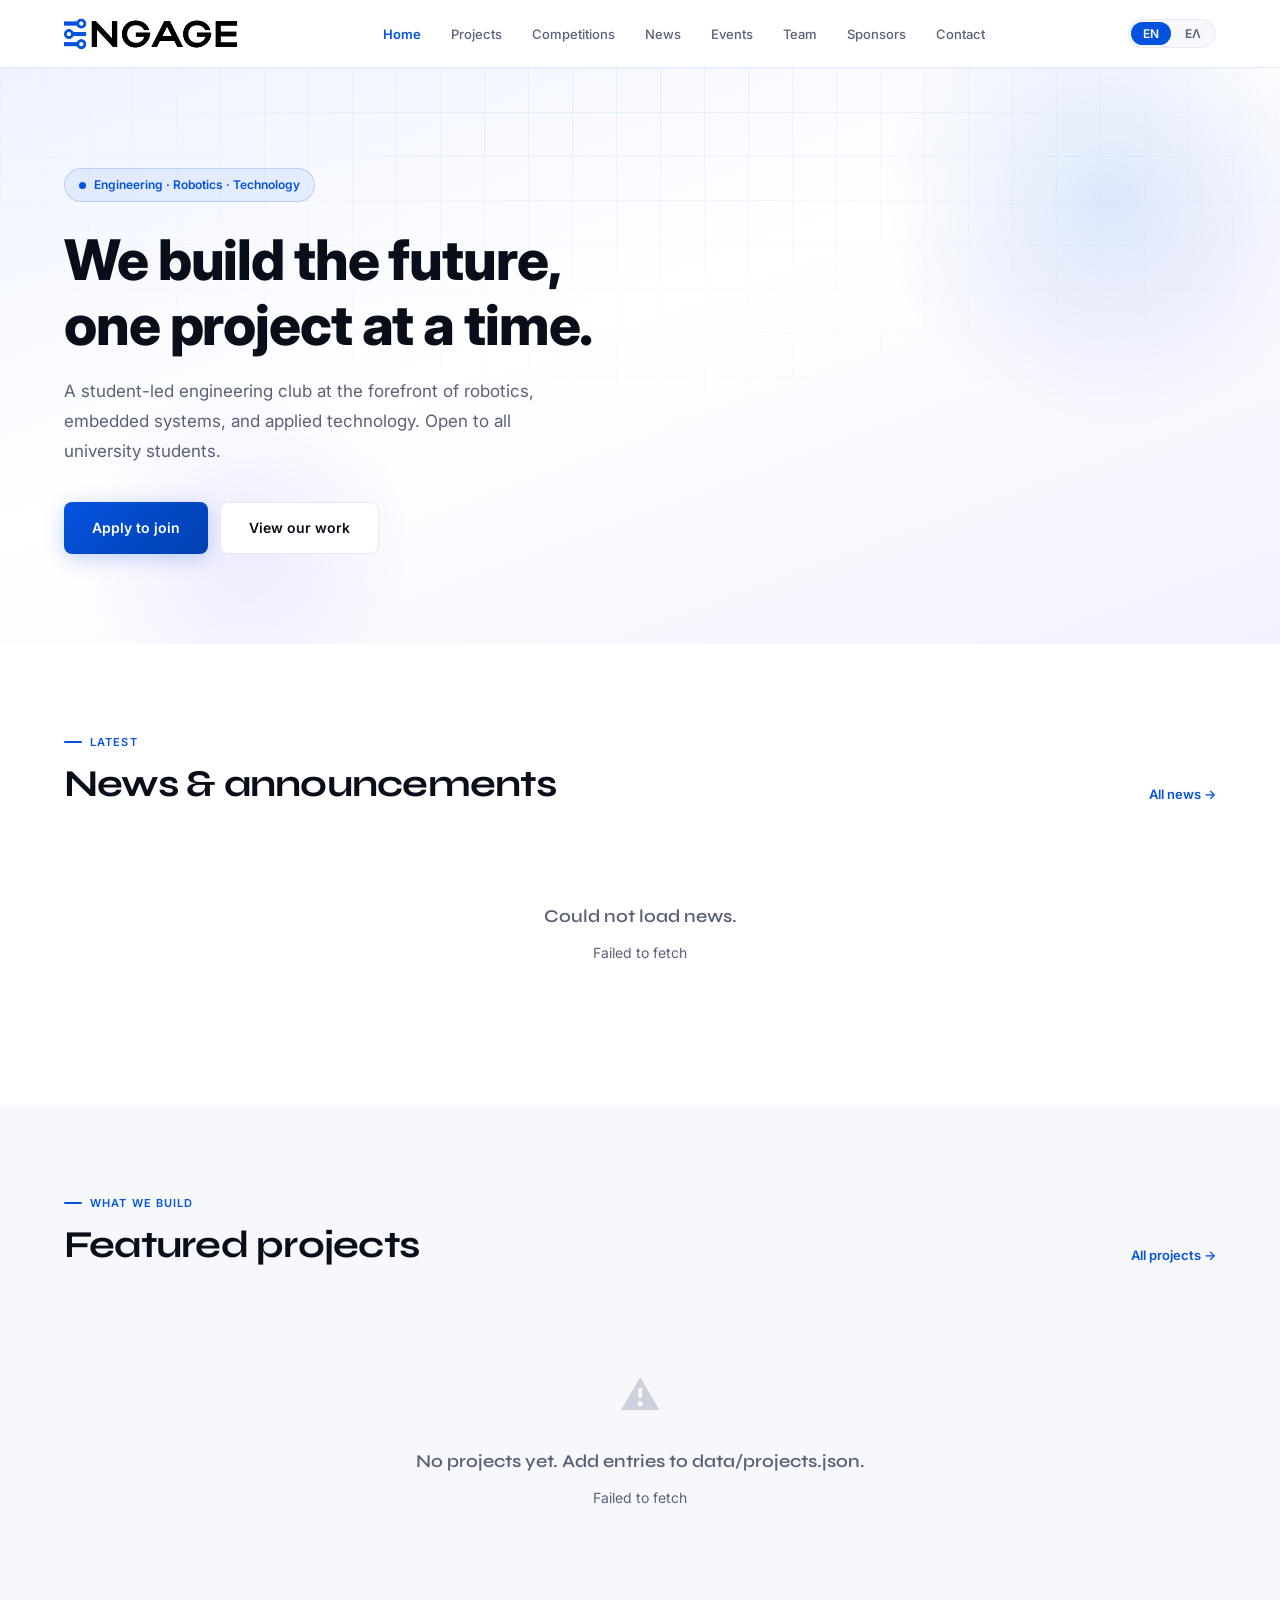
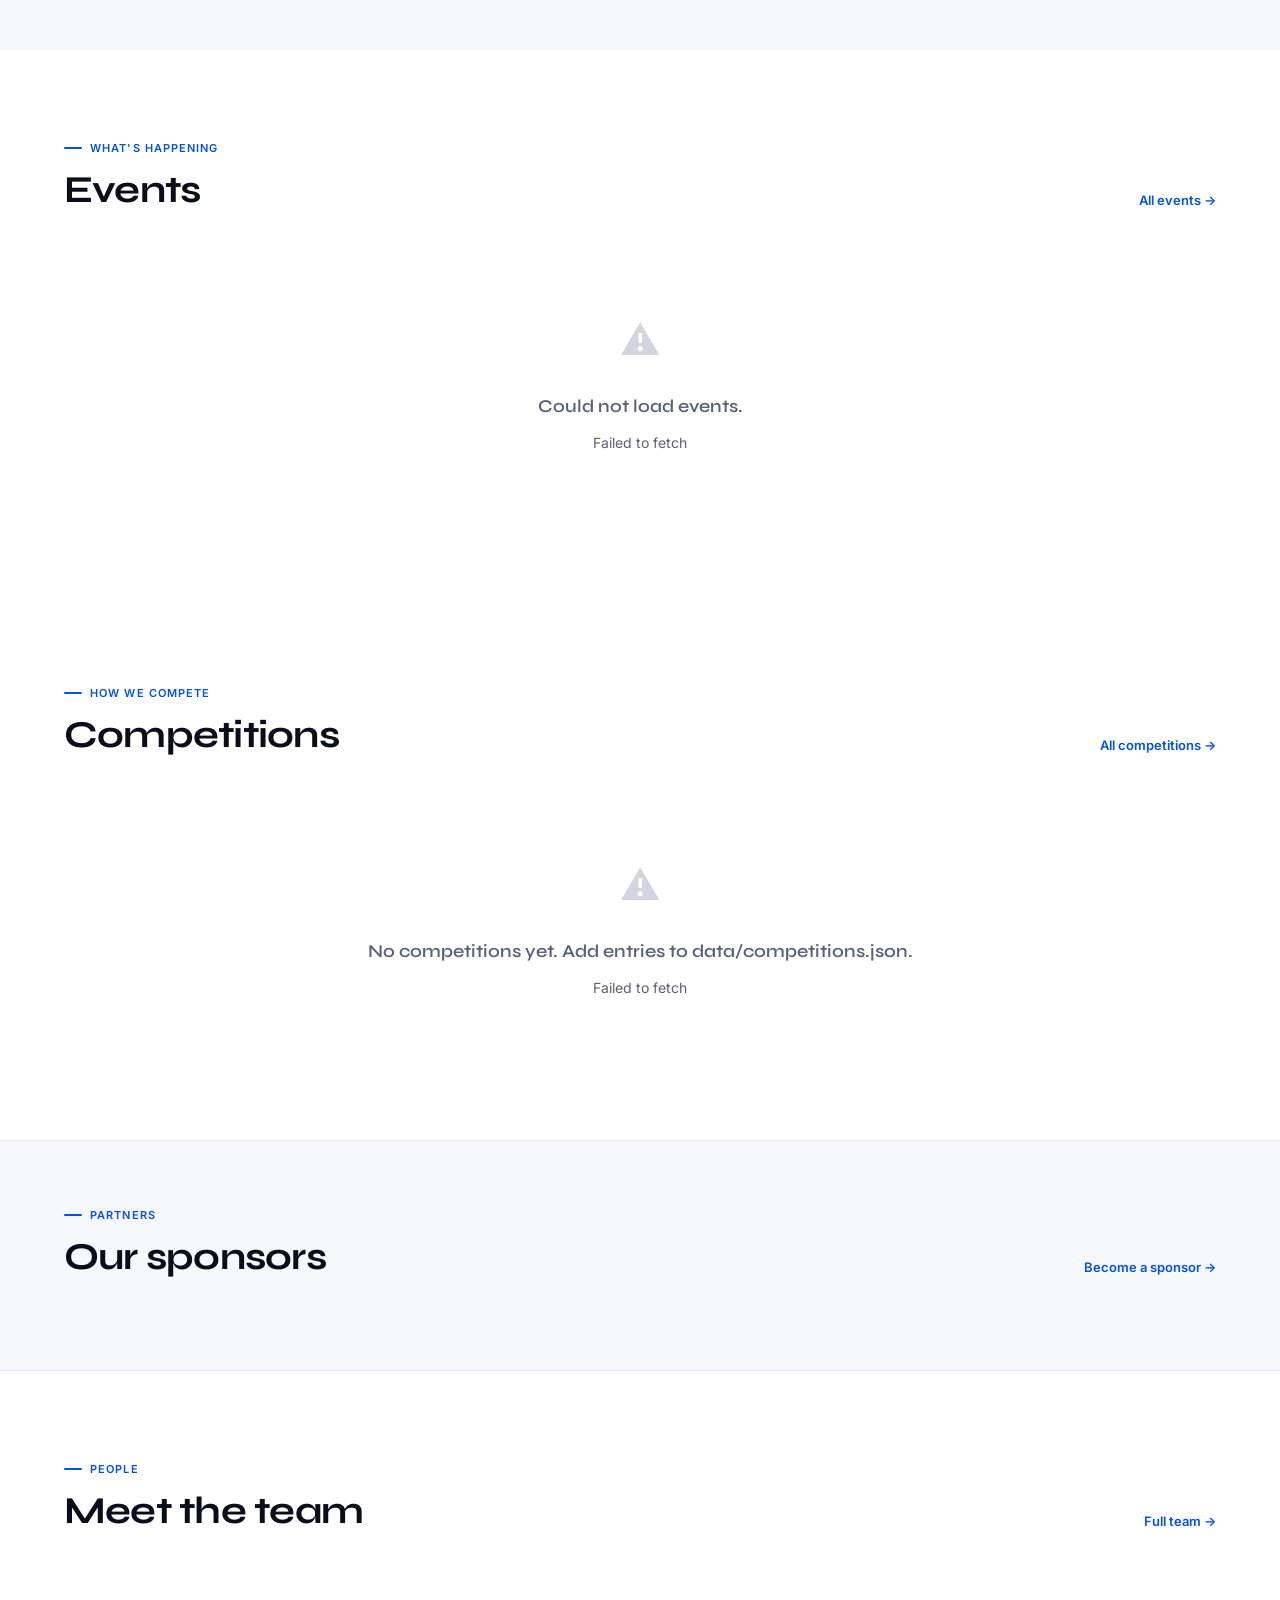
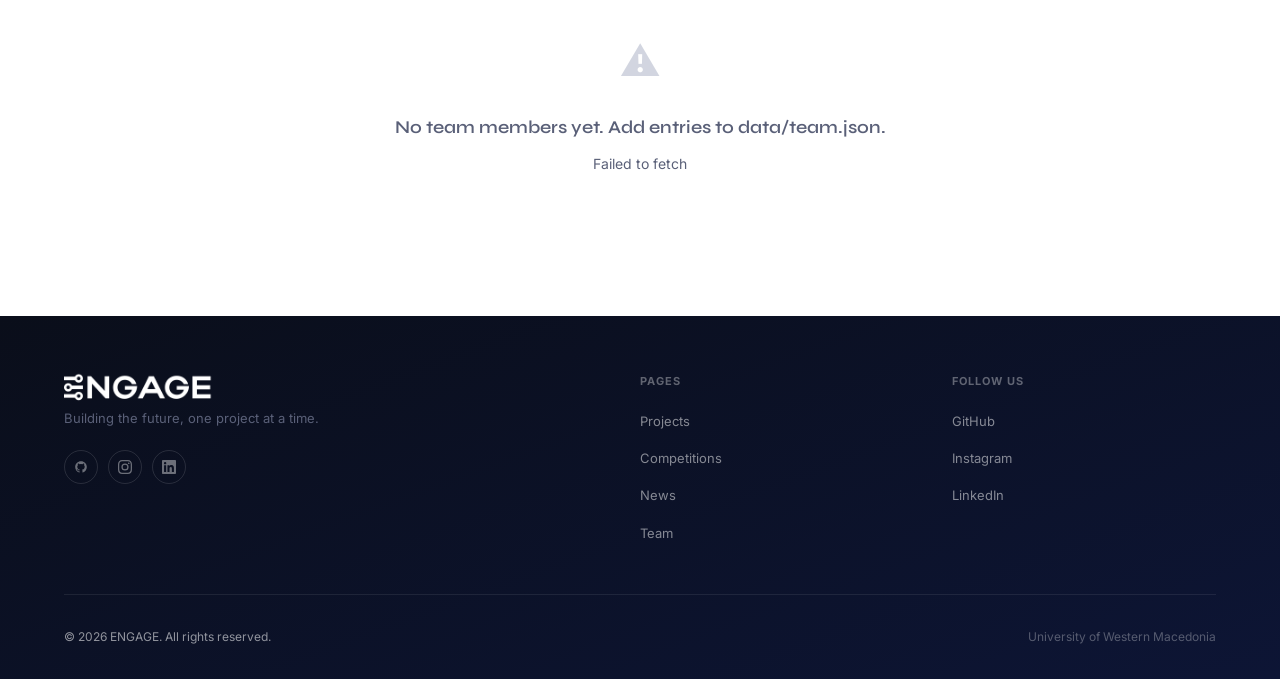
<file: index.html>
<!DOCTYPE html>
<html lang="en">
<head>
  <meta charset="UTF-8">
  <meta name="viewport" content="width=device-width, initial-scale=1.0">
  <meta name="description" content="ENGAGE | Student engineering team focused on robotics, embedded systems, and applied technology.">
  <title>ENGAGE | Home Page</title>
  <link rel="icon" type="image/svg+xml" href="img/favicon.svg">
  <link rel="stylesheet" href="css/style.css">
</head>
<body>

  <!-- ── NAV ─────────────────────────────────────────────── -->
  <nav class="nav">
    <div class="container nav-inner">
      <a href="index.html" class="nav-logo">
        <img src="img/logo.png" alt="ENGAGE" class="nav-logo-img">
      </a>
      <ul class="nav-links">
        <li><a href="index.html"        class="nav-link" data-i18n="nav_home">Home</a></li>
        <li><a href="projects.html"     class="nav-link" data-i18n="nav_projects">Projects</a></li>
        <li><a href="competitions.html" class="nav-link" data-i18n="nav_competitions">Competitions</a></li>
        <li><a href="news.html"         class="nav-link" data-i18n="nav_news">News</a></li>
        <li><a href="events.html"        class="nav-link" data-i18n="nav_events">Events</a></li>
        <li><a href="team.html"          class="nav-link" data-i18n="nav_team">Team</a></li>
        <li><a href="sponsors.html"     class="nav-link" data-i18n="nav_sponsors">Sponsors</a></li>
        <li><a href="contact.html"      class="nav-link" data-i18n="nav_contact">Contact</a></li>
      </ul>
      <div class="nav-right">
        <div class="lang-toggle">
          <button class="lang-btn active" data-lang="en">EN</button>
          <button class="lang-btn" data-lang="el">ΕΛ</button>
        </div>
        <button class="hamburger" id="hamburger" aria-label="Open menu" aria-expanded="false">
          <span class="ham-line"></span>
          <span class="ham-line"></span>
          <span class="ham-line"></span>
        </button>
      </div>
    </div>
  </nav>

  <!-- ── MOBILE DRAWER ────────────────────────────────────── -->
  <div class="mobile-drawer" id="mobile-drawer" role="dialog" aria-label="Navigation menu">
    <ul class="mobile-links">
      <li><a href="index.html"        class="mobile-link" data-i18n="nav_home">Home</a></li>
      <li><a href="projects.html"     class="mobile-link" data-i18n="nav_projects">Projects</a></li>
      <li><a href="competitions.html" class="mobile-link" data-i18n="nav_competitions">Competitions</a></li>
      <li><a href="news.html"         class="mobile-link" data-i18n="nav_news">News</a></li>
      <li><a href="events.html"        class="mobile-link" data-i18n="nav_events">Events</a></li>
      <li><a href="team.html"          class="mobile-link" data-i18n="nav_team">Team</a></li>
      <li><a href="sponsors.html"     class="mobile-link" data-i18n="nav_sponsors">Sponsors</a></li>
      <li><a href="contact.html"      class="mobile-link" data-i18n="nav_contact">Contact</a></li>
    </ul>
    <div class="mobile-footer">
      <div class="lang-toggle">
        <button class="lang-btn active" data-lang="en">EN</button>
        <button class="lang-btn" data-lang="el">ΕΛ</button>
      </div>
    </div>
  </div>

  <!-- ── HERO ─────────────────────────────────────────────── -->
  <section class="hero">
    <div class="hero-bg-grid"></div>
    <div class="hero-orb hero-orb-1"></div>
    <div class="hero-orb hero-orb-2"></div>
    <div class="container hero-content">
      <div class="hero-badge hero-animate">
        <span class="pulse-dot"></span>
        <span data-i18n="hero_badge">Engineering · Robotics · Technology</span>
      </div>
      <h1 class="hero-title hero-animate" data-i18n="hero_title">
        We build the <span class="titleText">future</span>,<br>one project at a time.
      </h1>
      <p class="hero-sub hero-animate" data-i18n="hero_sub">
        A student-led engineering club at the forefront of robotics, embedded systems, and applied technology. Open to all university students.
      </p>
      <div class="hero-btns hero-animate">
        <a href="contact.html" class="btn btn-primary" data-i18n="hero_btn_join">Apply to join</a>
        <a href="projects.html" class="btn btn-secondary" data-i18n="hero_btn_work">View our work</a>
      </div>
    </div>
  </section>

  <!-- ── NEWS PREVIEW ─────────────────────────────────────── -->
  <section class="section" style="background:var(--bg);">
    <div class="container">
      <div class="sec-header reveal">
        <div>
          <div class="sec-label" data-i18n="sec_news_label">Latest</div>
          <h2 data-i18n="sec_news_title">News & announcements</h2>
        </div>
        <a href="news.html" class="sec-link" data-i18n="sec_news_more">All news →</a>
      </div>
      <div id="news-preview">
        <div class="news-grid">
          <div class="skeleton skeleton-card"></div>
          <div class="skeleton skeleton-card"></div>
          <div class="skeleton skeleton-card"></div>
        </div>
      </div>
    </div>
  </section>

  <!-- ── PROJECTS PREVIEW ─────────────────────────────────── -->
  <section class="section" style="background:var(--bg-soft);">
    <div class="container">
      <div class="sec-header reveal">
        <div>
          <div class="sec-label" data-i18n="sec_proj_label">What we build</div>
          <h2 data-i18n="sec_proj_title">Featured projects</h2>
        </div>
        <a href="projects.html" class="sec-link" data-i18n="sec_proj_more">All projects →</a>
      </div>
      <div id="projects-preview"></div>
    </div>
  </section>

  <!-- ── EVENTS PREVIEW ───────────────────────────────────── -->
  <section class="section" style="background:var(--bg);">
    <div class="container">
      <div class="sec-header reveal">
        <div>
          <div class="sec-label" data-i18n="sec_events_label">What's happening</div>
          <h2 data-i18n="sec_events_title">Upcoming events</h2>
        </div>
        <a href="events.html" class="sec-link" data-i18n="sec_events_more">All events →</a>
      </div>
      <div id="events-preview"></div>
    </div>
  </section>

  <!-- ── COMPETITIONS PREVIEW ─────────────────────────────── -->
  <section class="section" style="background:var(--bg);">
    <div class="container">
      <div class="sec-header reveal">
        <div>
          <div class="sec-label" data-i18n="sec_comp_label">How we compete</div>
          <h2 data-i18n="sec_comp_title">Competitions</h2>
        </div>
        <a href="competitions.html" class="sec-link" data-i18n="sec_comp_more">All competitions →</a>
      </div>
      <div id="competitions-preview"></div>
    </div>
  </section>

  <!-- ── SPONSORS STRIP ───────────────────────────────────── -->
  <section class="section-sm" style="background:var(--bg-soft);border-top:1px solid var(--border-solid);border-bottom:1px solid var(--border-solid);">
    <div class="container">
      <div class="sec-header reveal">
        <div>
          <div class="sec-label" data-i18n="sec_spon_label">Partners</div>
          <h2 data-i18n="sec_spon_title">Our sponsors</h2>
        </div>
        <a href="sponsors.html" class="sec-link" data-i18n="sec_spon_more">Become a sponsor →</a>
      </div>
      <div id="sponsors-preview"></div>
    </div>
  </section>

  <!-- ── TEAM PREVIEW ─────────────────────────────────────── -->
  <section class="section" style="background:var(--bg);">
    <div class="container">
      <div class="sec-header reveal">
        <div>
          <div class="sec-label" data-i18n="sec_team_label">People</div>
          <h2 data-i18n="sec_team_title">Meet the team</h2>
        </div>
        <a href="team.html" class="sec-link" data-i18n="sec_team_more">Full team →</a>
      </div>
      <div id="team-preview"></div>
    </div>
  </section>

  <!-- ── FOOTER ────────────────────────────────────────────── -->
  <footer class="footer">
    <div class="container">
      <div class="footer-grid">
        <div>
          <img src="img/logo_white.png" alt="ENGAGE" class="nav-logo-img">
          <p class="footer-brand-desc" data-i18n="footer_tagline">Building the future, one project at a time.</p>
          <div class="footer-social" style="margin-top:20px;">
            <a href="https://github.com/ENGAGE-Electronics-Team-UOWM" class="footer-social-link" aria-label="GitHub"><svg width="16" height="16" viewBox="0 0 24 24" fill="currentColor" xmlns="http://www.w3.org/2000/svg"><path d="M12 2C6.477 2 2 6.477 2 12c0 4.42 2.865 8.166 6.839 9.489.5.092.682-.217.682-.482 0-.237-.008-.866-.013-1.7-2.782.603-3.369-1.342-3.369-1.342-.454-1.155-1.11-1.462-1.11-1.462-.908-.62.069-.608.069-.608 1.003.07 1.531 1.03 1.531 1.03.892 1.529 2.341 1.087 2.91.832.092-.647.35-1.088.636-1.338-2.22-.253-4.555-1.11-4.555-4.943 0-1.091.39-1.984 1.029-2.683-.103-.253-.446-1.27.098-2.647 0 0 .84-.269 2.75 1.025A9.578 9.578 0 0 1 12 6.836a9.59 9.59 0 0 1 2.504.337c1.909-1.294 2.747-1.025 2.747-1.025.546 1.377.202 2.394.1 2.647.64.699 1.028 1.592 1.028 2.683 0 3.842-2.339 4.687-4.566 4.935.359.309.678.919.678 1.852 0 1.336-.012 2.415-.012 2.743 0 .267.18.578.688.48C19.138 20.163 22 16.418 22 12c0-5.523-4.477-10-10-10z"/></svg></a>
            <a href="https://www.instagram.com/engageuowm" class="footer-social-link" aria-label="Instagram"><svg width="16" height="16" viewBox="0 0 24 24" fill="currentColor" xmlns="http://www.w3.org/2000/svg"><path d="M12 2.163c3.204 0 3.584.012 4.85.07 3.252.148 4.771 1.691 4.919 4.919.058 1.265.069 1.645.069 4.849 0 3.205-.012 3.584-.069 4.849-.149 3.225-1.664 4.771-4.919 4.919-1.266.058-1.644.07-4.85.07-3.204 0-3.584-.012-4.849-.07-3.26-.149-4.771-1.699-4.919-4.92-.058-1.265-.07-1.644-.07-4.849 0-3.204.013-3.583.07-4.849.149-3.227 1.664-4.771 4.919-4.919 1.266-.057 1.645-.069 4.849-.069zM12 0C8.741 0 8.333.014 7.053.072 2.695.272.273 2.69.073 7.052.014 8.333 0 8.741 0 12c0 3.259.014 3.668.072 4.948.2 4.358 2.618 6.78 6.98 6.98C8.333 23.986 8.741 24 12 24c3.259 0 3.668-.014 4.948-.072 4.354-.2 6.782-2.618 6.979-6.98.059-1.28.073-1.689.073-4.948 0-3.259-.014-3.667-.072-4.947-.196-4.354-2.617-6.78-6.979-6.98C15.668.014 15.259 0 12 0zm0 5.838a6.162 6.162 0 1 0 0 12.324 6.162 6.162 0 0 0 0-12.324zM12 16a4 4 0 1 1 0-8 4 4 0 0 1 0 8zm6.406-11.845a1.44 1.44 0 1 0 0 2.881 1.44 1.44 0 0 0 0-2.881z"/></svg></a>
            <a href="#" class="footer-social-link" aria-label="LinkedIn"><svg width="16" height="16" viewBox="0 0 24 24" fill="currentColor" xmlns="http://www.w3.org/2000/svg"><path d="M20.447 20.452h-3.554v-5.569c0-1.328-.027-3.037-1.852-3.037-1.853 0-2.136 1.445-2.136 2.939v5.667H9.351V9h3.414v1.561h.046c.477-.9 1.637-1.85 3.37-1.85 3.601 0 4.267 2.37 4.267 5.455v6.286zM5.337 7.433a2.062 2.062 0 0 1-2.063-2.065 2.064 2.064 0 1 1 2.063 2.065zm1.782 13.019H3.555V9h3.564v11.452zM22.225 0H1.771C.792 0 0 .774 0 1.729v20.542C0 23.227.792 24 1.771 24h20.451C23.2 24 24 23.227 24 22.271V1.729C24 .774 23.2 0 22.222 0h.003z"/></svg></a>
          </div>
        </div>
        <div>
          <div class="footer-col-title" data-i18n="footer_links_title">Pages</div>
          <ul class="footer-links">
            <li><a href="projects.html"     class="footer-link" data-i18n="nav_projects">Projects</a></li>
            <li><a href="competitions.html" class="footer-link" data-i18n="nav_competitions">Competitions</a></li>
            <li><a href="news.html"         class="footer-link" data-i18n="nav_news">News</a></li>
            <li><a href="team.html"         class="footer-link" data-i18n="nav_team">Team</a></li>
          </ul>
        </div>
        <div>
          <div class="footer-col-title" data-i18n="footer_social_title">Follow us</div>
          <ul class="footer-links">
            <li><a href="https://github.com/ENGAGE-Electronics-Team-UOWM" class="footer-link" target="_blank">GitHub</a></li>
            <li><a href="https://www.instagram.com/engageuowm" class="footer-link" target="_blank">Instagram</a></li>
            <li><a href="#" class="footer-link" target="_blank">LinkedIn</a></li>
          </ul>
        </div>
      </div>
      <div class="footer-bottom">
        <span data-i18n="footer_copy">© 2026 ENGAGE. All rights reserved.</span>
        <span class="footer-bottom-right">University of Western Macedonia</span>
      </div>
    </div>
  </footer>

  <script src="js/lang.js"></script>
  <script src="js/github.js"></script>
  <script src="js/content.js"></script>
  <script src="js/nav.js"></script>
  <script>
    document.addEventListener('DOMContentLoaded', () => {
      renderNewsPreview('news-preview');
      renderProjectsPreview('projects-preview');
      renderEventsPreview('events-preview');
      renderCompetitionsPreview('competitions-preview');
      renderSponsorsPreview('sponsors-preview');
      renderTeamPreview('team-preview');
    });
    function onLangChange() {
      renderNewsPreview('news-preview');
      renderProjectsPreview('projects-preview');
      renderEventsPreview('events-preview');
      renderCompetitionsPreview('competitions-preview');
      renderTeamPreview('team-preview');
    }
  </script>
</body>
</html>
</file>
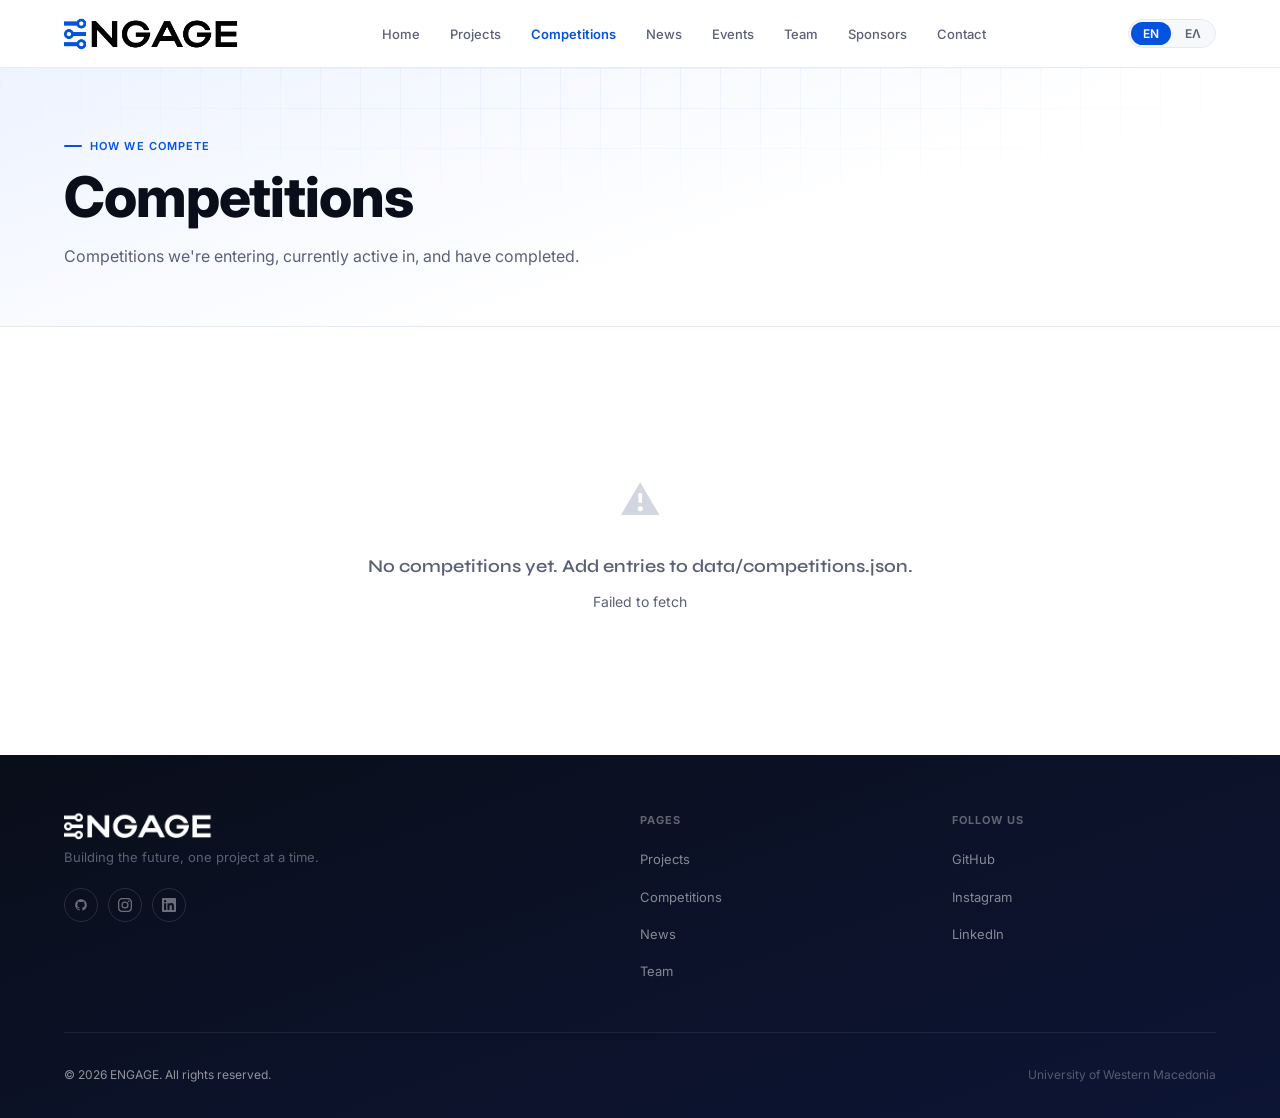
<file: competitions.html>
<!DOCTYPE html>
<html lang="en">
<head>
  <meta charset="UTF-8">
  <meta name="viewport" content="width=device-width, initial-scale=1.0">
  <meta name="description" content="ENGAGE Competitions | Past, active, and upcoming competitions.">
  <title>Competitions | ENGAGE</title>
  <link rel="icon" type="image/svg+xml" href="img/favicon.svg">
  <link rel="stylesheet" href="css/style.css">
</head>
<body>

  <nav class="nav">
    <div class="container nav-inner">
      <a href="index.html" class="nav-logo"><img src="img/logo.png" alt="ENGAGE" class="nav-logo-img"></a>
      <ul class="nav-links">
        <li><a href="index.html"        class="nav-link" data-i18n="nav_home">Home</a></li>
        <li><a href="projects.html"     class="nav-link" data-i18n="nav_projects">Projects</a></li>
        <li><a href="competitions.html" class="nav-link" data-i18n="nav_competitions">Competitions</a></li>
        <li><a href="news.html"         class="nav-link" data-i18n="nav_news">News</a></li>
        <li><a href="events.html"        class="nav-link" data-i18n="nav_events">Events</a></li>
        <li><a href="team.html"         class="nav-link" data-i18n="nav_team">Team</a></li>
        <li><a href="sponsors.html"     class="nav-link" data-i18n="nav_sponsors">Sponsors</a></li>
        <li><a href="contact.html"      class="nav-link" data-i18n="nav_contact">Contact</a></li>
      </ul>
      <div class="nav-right">
        <div class="lang-toggle">
          <button class="lang-btn active" data-lang="en">EN</button>
          <button class="lang-btn" data-lang="el">ΕΛ</button>
        </div>
        <button class="hamburger" id="hamburger" aria-label="Open menu" aria-expanded="false">
          <span class="ham-line"></span><span class="ham-line"></span><span class="ham-line"></span>
        </button>
      </div>
    </div>
  </nav>
  <div class="mobile-drawer" id="mobile-drawer">
    <ul class="mobile-links">
      <li><a href="index.html"        class="mobile-link" data-i18n="nav_home">Home</a></li>
      <li><a href="projects.html"     class="mobile-link" data-i18n="nav_projects">Projects</a></li>
      <li><a href="competitions.html" class="mobile-link" data-i18n="nav_competitions">Competitions</a></li>
      <li><a href="news.html"         class="mobile-link" data-i18n="nav_news">News</a></li>
      <li><a href="events.html"        class="mobile-link" data-i18n="nav_events">Events</a></li>
      <li><a href="team.html"         class="mobile-link" data-i18n="nav_team">Team</a></li>
      <li><a href="sponsors.html"     class="mobile-link" data-i18n="nav_sponsors">Sponsors</a></li>
      <li><a href="contact.html"      class="mobile-link" data-i18n="nav_contact">Contact</a></li>
    </ul>
    <div class="mobile-footer"><div class="lang-toggle"><button class="lang-btn active" data-lang="en">EN</button><button class="lang-btn" data-lang="el">ΕΛ</button></div></div>
  </div>

  <div class="page-hero">
    <div class="container page-hero-content">
      <div class="sec-label" data-i18n="sec_comp_label">How we compete</div>
      <h1 data-i18n="comp_page_title">Competitions</h1>
      <p style="margin-top:12px;max-width:520px;" data-i18n="comp_page_sub">Competitions we're entering, currently active in, and have completed.</p>
    </div>
  </div>

  <section class="section">
    <div class="container">
      <div id="competitions-container"></div>
    </div>
  </section>

  <footer class="footer">
    <div class="container">
      <div class="footer-grid">
        <div>
          <img src="img/logo_white.png" alt="ENGAGE" class="nav-logo-img">
          <p class="footer-brand-desc" data-i18n="footer_tagline">Building the future, one project at a time.</p>
          <div class="footer-social" style="margin-top:20px;">
            <a href="https://github.com/ENGAGE-Electronics-Team-UOWM" class="footer-social-link" aria-label="GitHub"><svg width="16" height="16" viewBox="0 0 24 24" fill="currentColor" xmlns="http://www.w3.org/2000/svg"><path d="M12 2C6.477 2 2 6.477 2 12c0 4.42 2.865 8.166 6.839 9.489.5.092.682-.217.682-.482 0-.237-.008-.866-.013-1.7-2.782.603-3.369-1.342-3.369-1.342-.454-1.155-1.11-1.462-1.11-1.462-.908-.62.069-.608.069-.608 1.003.07 1.531 1.03 1.531 1.03.892 1.529 2.341 1.087 2.91.832.092-.647.35-1.088.636-1.338-2.22-.253-4.555-1.11-4.555-4.943 0-1.091.39-1.984 1.029-2.683-.103-.253-.446-1.27.098-2.647 0 0 .84-.269 2.75 1.025A9.578 9.578 0 0 1 12 6.836a9.59 9.59 0 0 1 2.504.337c1.909-1.294 2.747-1.025 2.747-1.025.546 1.377.202 2.394.1 2.647.64.699 1.028 1.592 1.028 2.683 0 3.842-2.339 4.687-4.566 4.935.359.309.678.919.678 1.852 0 1.336-.012 2.415-.012 2.743 0 .267.18.578.688.48C19.138 20.163 22 16.418 22 12c0-5.523-4.477-10-10-10z"/></svg></a>
            <a href="https://www.instagram.com/engageuowm" class="footer-social-link" aria-label="Instagram"><svg width="16" height="16" viewBox="0 0 24 24" fill="currentColor" xmlns="http://www.w3.org/2000/svg"><path d="M12 2.163c3.204 0 3.584.012 4.85.07 3.252.148 4.771 1.691 4.919 4.919.058 1.265.069 1.645.069 4.849 0 3.205-.012 3.584-.069 4.849-.149 3.225-1.664 4.771-4.919 4.919-1.266.058-1.644.07-4.85.07-3.204 0-3.584-.012-4.849-.07-3.26-.149-4.771-1.699-4.919-4.92-.058-1.265-.07-1.644-.07-4.849 0-3.204.013-3.583.07-4.849.149-3.227 1.664-4.771 4.919-4.919 1.266-.057 1.645-.069 4.849-.069zM12 0C8.741 0 8.333.014 7.053.072 2.695.272.273 2.69.073 7.052.014 8.333 0 8.741 0 12c0 3.259.014 3.668.072 4.948.2 4.358 2.618 6.78 6.98 6.98C8.333 23.986 8.741 24 12 24c3.259 0 3.668-.014 4.948-.072 4.354-.2 6.782-2.618 6.979-6.98.059-1.28.073-1.689.073-4.948 0-3.259-.014-3.667-.072-4.947-.196-4.354-2.617-6.78-6.979-6.98C15.668.014 15.259 0 12 0zm0 5.838a6.162 6.162 0 1 0 0 12.324 6.162 6.162 0 0 0 0-12.324zM12 16a4 4 0 1 1 0-8 4 4 0 0 1 0 8zm6.406-11.845a1.44 1.44 0 1 0 0 2.881 1.44 1.44 0 0 0 0-2.881z"/></svg></a>
            <a href="#" class="footer-social-link" aria-label="LinkedIn"><svg width="16" height="16" viewBox="0 0 24 24" fill="currentColor" xmlns="http://www.w3.org/2000/svg"><path d="M20.447 20.452h-3.554v-5.569c0-1.328-.027-3.037-1.852-3.037-1.853 0-2.136 1.445-2.136 2.939v5.667H9.351V9h3.414v1.561h.046c.477-.9 1.637-1.85 3.37-1.85 3.601 0 4.267 2.37 4.267 5.455v6.286zM5.337 7.433a2.062 2.062 0 0 1-2.063-2.065 2.064 2.064 0 1 1 2.063 2.065zm1.782 13.019H3.555V9h3.564v11.452zM22.225 0H1.771C.792 0 0 .774 0 1.729v20.542C0 23.227.792 24 1.771 24h20.451C23.2 24 24 23.227 24 22.271V1.729C24 .774 23.2 0 22.222 0h.003z"/></svg></a>
           </div>
        </div>
        <div>
          <div class="footer-col-title" data-i18n="footer_links_title">Pages</div>
          <ul class="footer-links">
            <li><a href="projects.html"     class="footer-link" data-i18n="nav_projects">Projects</a></li>
            <li><a href="competitions.html" class="footer-link" data-i18n="nav_competitions">Competitions</a></li>
            <li><a href="news.html"         class="footer-link" data-i18n="nav_news">News</a></li>
            <li><a href="team.html"         class="footer-link" data-i18n="nav_team">Team</a></li>
          </ul>
        </div>
        <div>
          <div class="footer-col-title" data-i18n="footer_social_title">Follow us</div>
          <ul class="footer-links">
            <li><a href="https://github.com/ENGAGE-Electronics-Team-UOWM" class="footer-link" target="_blank">GitHub</a></li>
            <li><a href="https://www.instagram.com/engageuowm" class="footer-link" target="_blank">Instagram</a></li>
            <li><a href="#" class="footer-link" target="_blank">LinkedIn</a></li>
          </ul>
        </div>
      </div>
      <div class="footer-bottom">
        <span data-i18n="footer_copy">© 2026 ENGAGE. All rights reserved.</span>
        <span class="footer-bottom-right">University of Western Macedonia</span>
      </div>
    </div>
  </footer>

  <script src="js/lang.js"></script>
  <script src="js/github.js"></script>
  <script src="js/content.js"></script>
  <script src="js/nav.js"></script>
  <script>
    document.addEventListener('DOMContentLoaded', () => renderCompetitionsPage('competitions-container'));
    function onLangChange() { renderCompetitionsPage('competitions-container'); }
  </script>
</body>
</html>
</file>
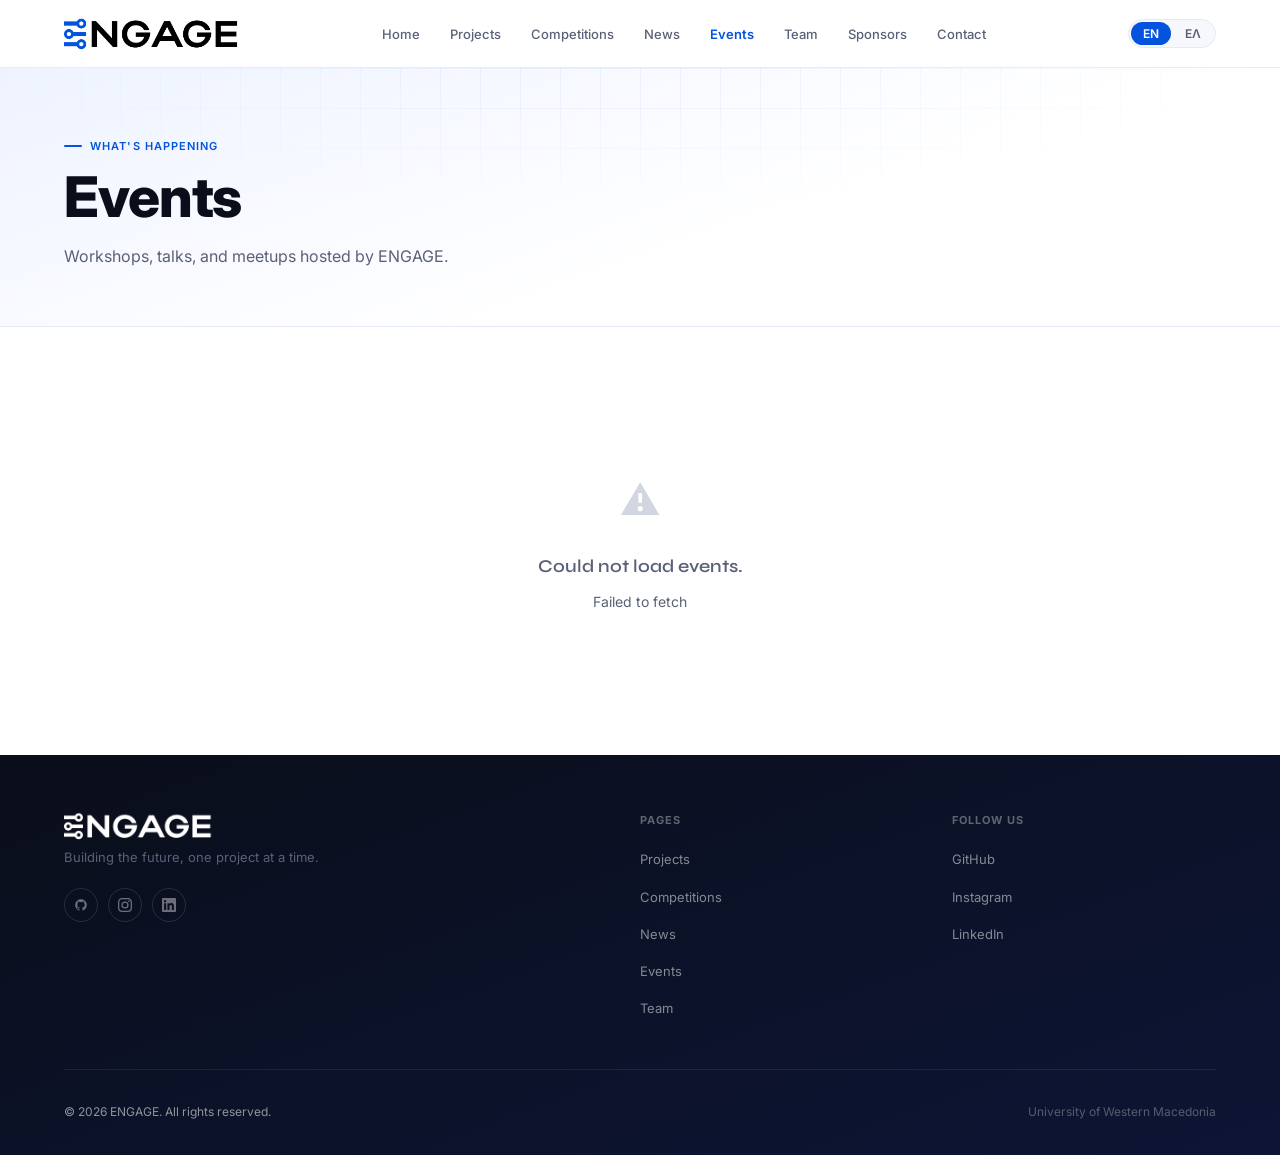
<file: events.html>
<!DOCTYPE html>
<html lang="en">
<head>
  <meta charset="UTF-8">
  <meta name="viewport" content="width=device-width, initial-scale=1.0">
  <meta name="description" content="ENGAGE Events | Workshops, talks, and meetups hosted by the team.">
  <title>Events | ENGAGE</title>
  <link rel="icon" type="image/svg+xml" href="img/favicon.svg">
  <link rel="stylesheet" href="css/style.css">
</head>
<body>

  <nav class="nav">
    <div class="container nav-inner">
      <a href="index.html" class="nav-logo"><img src="img/logo.png" alt="ENGAGE" class="nav-logo-img"></a>
      <ul class="nav-links">
        <li><a href="index.html"        class="nav-link" data-i18n="nav_home">Home</a></li>
        <li><a href="projects.html"     class="nav-link" data-i18n="nav_projects">Projects</a></li>
        <li><a href="competitions.html" class="nav-link" data-i18n="nav_competitions">Competitions</a></li>
        <li><a href="news.html"         class="nav-link" data-i18n="nav_news">News</a></li>
        <li><a href="events.html"       class="nav-link" data-i18n="nav_events">Events</a></li>
        <li><a href="team.html"         class="nav-link" data-i18n="nav_team">Team</a></li>
        <li><a href="sponsors.html"     class="nav-link" data-i18n="nav_sponsors">Sponsors</a></li>
        <li><a href="contact.html"      class="nav-link" data-i18n="nav_contact">Contact</a></li>
      </ul>
      <div class="nav-right">
        <div class="lang-toggle">
          <button class="lang-btn active" data-lang="en">EN</button>
          <button class="lang-btn" data-lang="el">ΕΛ</button>
        </div>
        <button class="hamburger" id="hamburger" aria-label="Open menu" aria-expanded="false">
          <span class="ham-line"></span><span class="ham-line"></span><span class="ham-line"></span>
        </button>
      </div>
    </div>
  </nav>

  <div class="mobile-drawer" id="mobile-drawer">
    <ul class="mobile-links">
      <li><a href="index.html"        class="mobile-link" data-i18n="nav_home">Home</a></li>
      <li><a href="projects.html"     class="mobile-link" data-i18n="nav_projects">Projects</a></li>
      <li><a href="competitions.html" class="mobile-link" data-i18n="nav_competitions">Competitions</a></li>
      <li><a href="news.html"         class="mobile-link" data-i18n="nav_news">News</a></li>
      <li><a href="events.html"       class="mobile-link" data-i18n="nav_events">Events</a></li>
      <li><a href="team.html"         class="mobile-link" data-i18n="nav_team">Team</a></li>
      <li><a href="sponsors.html"     class="mobile-link" data-i18n="nav_sponsors">Sponsors</a></li>
      <li><a href="contact.html"      class="mobile-link" data-i18n="nav_contact">Contact</a></li>
    </ul>
    <div class="mobile-footer"><div class="lang-toggle"><button class="lang-btn active" data-lang="en">EN</button><button class="lang-btn" data-lang="el">ΕΛ</button></div></div>
  </div>

  <div class="page-hero">
    <div class="container page-hero-content">
      <div class="sec-label" data-i18n="sec_events_label">What's happening</div>
      <h1 data-i18n="events_page_title">Events</h1>
      <p style="margin-top:12px;max-width:520px;" data-i18n="events_page_sub">Workshops, talks, and meetups hosted by ENGAGE.</p>
    </div>
  </div>

  <section class="section">
    <div class="container">
      <div id="events-container"></div>
    </div>
  </section>

  <footer class="footer">
    <div class="container">
      <div class="footer-grid">
        <div>
          <img src="img/logo_white.png" alt="ENGAGE" class="nav-logo-img">
          <p class="footer-brand-desc" data-i18n="footer_tagline">Building the future, one project at a time.</p>
          <div class="footer-social" style="margin-top:20px;">
            <a href="https://github.com/ENGAGE-Electronics-Team-UOWM" class="footer-social-link" aria-label="GitHub"><svg width="16" height="16" viewBox="0 0 24 24" fill="currentColor" xmlns="http://www.w3.org/2000/svg"><path d="M12 2C6.477 2 2 6.477 2 12c0 4.42 2.865 8.166 6.839 9.489.5.092.682-.217.682-.482 0-.237-.008-.866-.013-1.7-2.782.603-3.369-1.342-3.369-1.342-.454-1.155-1.11-1.462-1.11-1.462-.908-.62.069-.608.069-.608 1.003.07 1.531 1.03 1.531 1.03.892 1.529 2.341 1.087 2.91.832.092-.647.35-1.088.636-1.338-2.22-.253-4.555-1.11-4.555-4.943 0-1.091.39-1.984 1.029-2.683-.103-.253-.446-1.27.098-2.647 0 0 .84-.269 2.75 1.025A9.578 9.578 0 0 1 12 6.836a9.59 9.59 0 0 1 2.504.337c1.909-1.294 2.747-1.025 2.747-1.025.546 1.377.202 2.394.1 2.647.64.699 1.028 1.592 1.028 2.683 0 3.842-2.339 4.687-4.566 4.935.359.309.678.919.678 1.852 0 1.336-.012 2.415-.012 2.743 0 .267.18.578.688.48C19.138 20.163 22 16.418 22 12c0-5.523-4.477-10-10-10z"/></svg></a>
            <a href="https://www.instagram.com/engageuowm" class="footer-social-link" aria-label="Instagram"><svg width="16" height="16" viewBox="0 0 24 24" fill="currentColor" xmlns="http://www.w3.org/2000/svg"><path d="M12 2.163c3.204 0 3.584.012 4.85.07 3.252.148 4.771 1.691 4.919 4.919.058 1.265.069 1.645.069 4.849 0 3.205-.012 3.584-.069 4.849-.149 3.225-1.664 4.771-4.919 4.919-1.266.058-1.644.07-4.85.07-3.204 0-3.584-.012-4.849-.07-3.26-.149-4.771-1.699-4.919-4.92-.058-1.265-.07-1.644-.07-4.849 0-3.204.013-3.583.07-4.849.149-3.227 1.664-4.771 4.919-4.919 1.266-.057 1.645-.069 4.849-.069zM12 0C8.741 0 8.333.014 7.053.072 2.695.272.273 2.69.073 7.052.014 8.333 0 8.741 0 12c0 3.259.014 3.668.072 4.948.2 4.358 2.618 6.78 6.98 6.98C8.333 23.986 8.741 24 12 24c3.259 0 3.668-.014 4.948-.072 4.354-.2 6.782-2.618 6.979-6.98.059-1.28.073-1.689.073-4.948 0-3.259-.014-3.667-.072-4.947-.196-4.354-2.617-6.78-6.979-6.98C15.668.014 15.259 0 12 0zm0 5.838a6.162 6.162 0 1 0 0 12.324 6.162 6.162 0 0 0 0-12.324zM12 16a4 4 0 1 1 0-8 4 4 0 0 1 0 8zm6.406-11.845a1.44 1.44 0 1 0 0 2.881 1.44 1.44 0 0 0 0-2.881z"/></svg></a>
            <a href="#" class="footer-social-link" aria-label="LinkedIn"><svg width="16" height="16" viewBox="0 0 24 24" fill="currentColor" xmlns="http://www.w3.org/2000/svg"><path d="M20.447 20.452h-3.554v-5.569c0-1.328-.027-3.037-1.852-3.037-1.853 0-2.136 1.445-2.136 2.939v5.667H9.351V9h3.414v1.561h.046c.477-.9 1.637-1.85 3.37-1.85 3.601 0 4.267 2.37 4.267 5.455v6.286zM5.337 7.433a2.062 2.062 0 0 1-2.063-2.065 2.064 2.064 0 1 1 2.063 2.065zm1.782 13.019H3.555V9h3.564v11.452zM22.225 0H1.771C.792 0 0 .774 0 1.729v20.542C0 23.227.792 24 1.771 24h20.451C23.2 24 24 23.227 24 22.271V1.729C24 .774 23.2 0 22.222 0h.003z"/></svg></a>
          </div>
        </div>
        <div>
          <div class="footer-col-title" data-i18n="footer_links_title">Pages</div>
          <ul class="footer-links">
            <li><a href="projects.html"     class="footer-link" data-i18n="nav_projects">Projects</a></li>
            <li><a href="competitions.html" class="footer-link" data-i18n="nav_competitions">Competitions</a></li>
            <li><a href="news.html"         class="footer-link" data-i18n="nav_news">News</a></li>
            <li><a href="events.html"       class="footer-link" data-i18n="nav_events">Events</a></li>
            <li><a href="team.html"         class="footer-link" data-i18n="nav_team">Team</a></li>
          </ul>
        </div>
        <div>
          <div class="footer-col-title" data-i18n="footer_social_title">Follow us</div>
          <ul class="footer-links">
            <li><a href="https://github.com/ENGAGE-Electronics-Team-UOWM" class="footer-link" target="_blank">GitHub</a></li>
            <li><a href="https://www.instagram.com/engageuowm" class="footer-link" target="_blank">Instagram</a></li>
            <li><a href="#" class="footer-link" target="_blank">LinkedIn</a></li>
          </ul>
        </div>
      </div>
      <div class="footer-bottom">
        <span data-i18n="footer_copy">© 2026 ENGAGE. All rights reserved.</span>
        <span class="footer-bottom-right">University of Western Macedonia</span>
      </div>
    </div>
  </footer>

  <script src="js/lang.js"></script>
  <script src="js/github.js"></script>
  <script src="js/content.js"></script>
  <script src="js/nav.js"></script>
  <script>
    document.addEventListener('DOMContentLoaded', () => renderEventsPage('events-container'));
    function onLangChange() { renderEventsPage('events-container'); }
  </script>
</body>
</html>
</file>
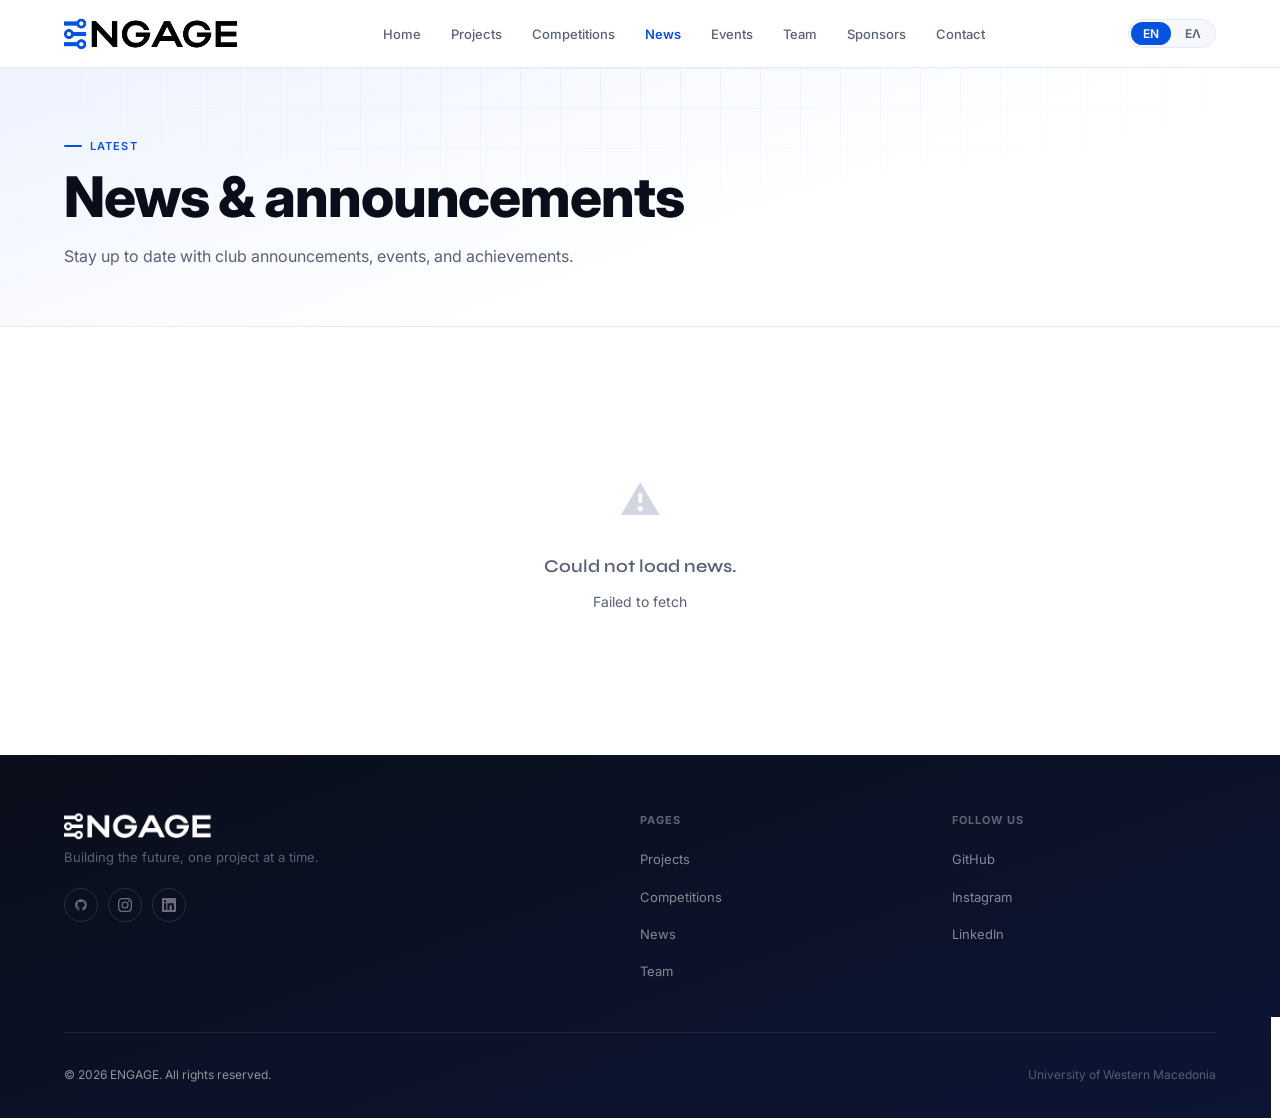
<file: news.html>
<!DOCTYPE html>
<html lang="en">
<head>
  <meta charset="UTF-8">
  <meta name="viewport" content="width=device-width, initial-scale=1.0">
  <meta name="description" content="ENGAGE News | Latest announcements, events and achievements.">
  <title>News | ENGAGE</title>
  <link rel="icon" type="image/svg+xml" href="img/favicon.svg">
  <link rel="stylesheet" href="css/style.css">
</head>
<body>

  <nav class="nav">
    <div class="container nav-inner">
      <a href="index.html" class="nav-logo">
        <img src="img/logo.png" alt="ENGAGE" class="nav-logo-img">
      </a>
      <ul class="nav-links">
        <li><a href="index.html"        class="nav-link" data-i18n="nav_home">Home</a></li>
        <li><a href="projects.html"     class="nav-link" data-i18n="nav_projects">Projects</a></li>
        <li><a href="competitions.html" class="nav-link" data-i18n="nav_competitions">Competitions</a></li>
        <li><a href="news.html"         class="nav-link" data-i18n="nav_news">News</a></li>
        <li><a href="events.html"        class="nav-link" data-i18n="nav_events">Events</a></li>
        <li><a href="team.html"         class="nav-link" data-i18n="nav_team">Team</a></li>
        <li><a href="sponsors.html"     class="nav-link" data-i18n="nav_sponsors">Sponsors</a></li>
        <li><a href="contact.html"      class="nav-link" data-i18n="nav_contact">Contact</a></li>
      </ul>
      <div class="nav-right">
        <div class="lang-toggle">
          <button class="lang-btn active" data-lang="en">EN</button>
          <button class="lang-btn" data-lang="el">ΕΛ</button>
        </div>
        <button class="hamburger" id="hamburger" aria-label="Open menu" aria-expanded="false">
          <span class="ham-line"></span>
          <span class="ham-line"></span>
          <span class="ham-line"></span>
        </button>
      </div>
    </div>
  </nav>

  <div class="mobile-drawer" id="mobile-drawer">
    <ul class="mobile-links">
      <li><a href="index.html"        class="mobile-link" data-i18n="nav_home">Home</a></li>
      <li><a href="projects.html"     class="mobile-link" data-i18n="nav_projects">Projects</a></li>
      <li><a href="competitions.html" class="mobile-link" data-i18n="nav_competitions">Competitions</a></li>
      <li><a href="news.html"         class="mobile-link" data-i18n="nav_news">News</a></li>
      <li><a href="events.html"        class="mobile-link" data-i18n="nav_events">Events</a></li>
      <li><a href="team.html"         class="mobile-link" data-i18n="nav_team">Team</a></li>
      <li><a href="sponsors.html"     class="mobile-link" data-i18n="nav_sponsors">Sponsors</a></li>
      <li><a href="contact.html"      class="mobile-link" data-i18n="nav_contact">Contact</a></li>
    </ul>
    <div class="mobile-footer">
      <div class="lang-toggle">
        <button class="lang-btn active" data-lang="en">EN</button>
        <button class="lang-btn" data-lang="el">ΕΛ</button>
      </div>
    </div>
  </div>

  <div class="page-hero">
    <div class="container page-hero-content">
      <div class="sec-label" data-i18n="sec_news_label">Latest</div>
      <h1 data-i18n="news_page_title">News & announcements</h1>
      <p style="margin-top:12px;max-width:520px;" data-i18n="news_page_sub">Stay up to date with club announcements, events, and achievements.</p>
    </div>
  </div>

  <section class="section">
    <div class="container">
      <div id="news-container"></div>
    </div>
  </section>

  <footer class="footer">
    <div class="container">
      <div class="footer-grid">
        <div>
          <img src="img/logo_white.png" alt="ENGAGE" class="nav-logo-img">
          <p class="footer-brand-desc" data-i18n="footer_tagline">Building the future, one project at a time.</p>
          <div class="footer-social" style="margin-top:20px;">
            <a href="https://github.com/ENGAGE-Electronics-Team-UOWM" class="footer-social-link" aria-label="GitHub"><svg width="16" height="16" viewBox="0 0 24 24" fill="currentColor" xmlns="http://www.w3.org/2000/svg"><path d="M12 2C6.477 2 2 6.477 2 12c0 4.42 2.865 8.166 6.839 9.489.5.092.682-.217.682-.482 0-.237-.008-.866-.013-1.7-2.782.603-3.369-1.342-3.369-1.342-.454-1.155-1.11-1.462-1.11-1.462-.908-.62.069-.608.069-.608 1.003.07 1.531 1.03 1.531 1.03.892 1.529 2.341 1.087 2.91.832.092-.647.35-1.088.636-1.338-2.22-.253-4.555-1.11-4.555-4.943 0-1.091.39-1.984 1.029-2.683-.103-.253-.446-1.27.098-2.647 0 0 .84-.269 2.75 1.025A9.578 9.578 0 0 1 12 6.836a9.59 9.59 0 0 1 2.504.337c1.909-1.294 2.747-1.025 2.747-1.025.546 1.377.202 2.394.1 2.647.64.699 1.028 1.592 1.028 2.683 0 3.842-2.339 4.687-4.566 4.935.359.309.678.919.678 1.852 0 1.336-.012 2.415-.012 2.743 0 .267.18.578.688.48C19.138 20.163 22 16.418 22 12c0-5.523-4.477-10-10-10z"/></svg></a>
            <a href="https://www.instagram.com/engageuowm" class="footer-social-link" aria-label="Instagram"><svg width="16" height="16" viewBox="0 0 24 24" fill="currentColor" xmlns="http://www.w3.org/2000/svg"><path d="M12 2.163c3.204 0 3.584.012 4.85.07 3.252.148 4.771 1.691 4.919 4.919.058 1.265.069 1.645.069 4.849 0 3.205-.012 3.584-.069 4.849-.149 3.225-1.664 4.771-4.919 4.919-1.266.058-1.644.07-4.85.07-3.204 0-3.584-.012-4.849-.07-3.26-.149-4.771-1.699-4.919-4.92-.058-1.265-.07-1.644-.07-4.849 0-3.204.013-3.583.07-4.849.149-3.227 1.664-4.771 4.919-4.919 1.266-.057 1.645-.069 4.849-.069zM12 0C8.741 0 8.333.014 7.053.072 2.695.272.273 2.69.073 7.052.014 8.333 0 8.741 0 12c0 3.259.014 3.668.072 4.948.2 4.358 2.618 6.78 6.98 6.98C8.333 23.986 8.741 24 12 24c3.259 0 3.668-.014 4.948-.072 4.354-.2 6.782-2.618 6.979-6.98.059-1.28.073-1.689.073-4.948 0-3.259-.014-3.667-.072-4.947-.196-4.354-2.617-6.78-6.979-6.98C15.668.014 15.259 0 12 0zm0 5.838a6.162 6.162 0 1 0 0 12.324 6.162 6.162 0 0 0 0-12.324zM12 16a4 4 0 1 1 0-8 4 4 0 0 1 0 8zm6.406-11.845a1.44 1.44 0 1 0 0 2.881 1.44 1.44 0 0 0 0-2.881z"/></svg></a>
            <a href="#" class="footer-social-link" aria-label="LinkedIn"><svg width="16" height="16" viewBox="0 0 24 24" fill="currentColor" xmlns="http://www.w3.org/2000/svg"><path d="M20.447 20.452h-3.554v-5.569c0-1.328-.027-3.037-1.852-3.037-1.853 0-2.136 1.445-2.136 2.939v5.667H9.351V9h3.414v1.561h.046c.477-.9 1.637-1.85 3.37-1.85 3.601 0 4.267 2.37 4.267 5.455v6.286zM5.337 7.433a2.062 2.062 0 0 1-2.063-2.065 2.064 2.064 0 1 1 2.063 2.065zm1.782 13.019H3.555V9h3.564v11.452zM22.225 0H1.771C.792 0 0 .774 0 1.729v20.542C0 23.227.792 24 1.771 24h20.451C23.2 24 24 23.227 24 22.271V1.729C24 .774 23.2 0 22.222 0h.003z"/></svg></a>
          </div>
        </div>
        <div>
          <div class="footer-col-title" data-i18n="footer_links_title">Pages</div>
          <ul class="footer-links">
            <li><a href="projects.html"     class="footer-link" data-i18n="nav_projects">Projects</a></li>
            <li><a href="competitions.html" class="footer-link" data-i18n="nav_competitions">Competitions</a></li>
            <li><a href="news.html"         class="footer-link" data-i18n="nav_news">News</a></li>
            <li><a href="team.html"         class="footer-link" data-i18n="nav_team">Team</a></li>
          </ul>
        </div>
        <div>
          <div class="footer-col-title" data-i18n="footer_social_title">Follow us</div>
          <ul class="footer-links">
            <li><a href="https://github.com/ENGAGE-Electronics-Team-UOWM" class="footer-link" target="_blank">GitHub</a></li>
            <li><a href="https://www.instagram.com/engageuowm" class="footer-link" target="_blank">Instagram</a></li>
            <li><a href="#" class="footer-link" target="_blank">LinkedIn</a></li>
          </ul>
        </div>
      </div>
      <div class="footer-bottom">
        <span data-i18n="footer_copy">© 2026 ENGAGE. All rights reserved.</span>
        <span class="footer-bottom-right">University of Western Macedonia</span>
      </div>
    </div>
  </footer>

  <script src="js/lang.js"></script>
  <script src="js/github.js"></script>
  <script src="js/content.js"></script>
  <script src="js/nav.js"></script>
  <script>
    document.addEventListener('DOMContentLoaded', () => {
      renderNewsPage('news-container');
    });
    function onLangChange() {
      renderNewsPage('news-container');
    }
  </script>
</body>
</html>
</file>
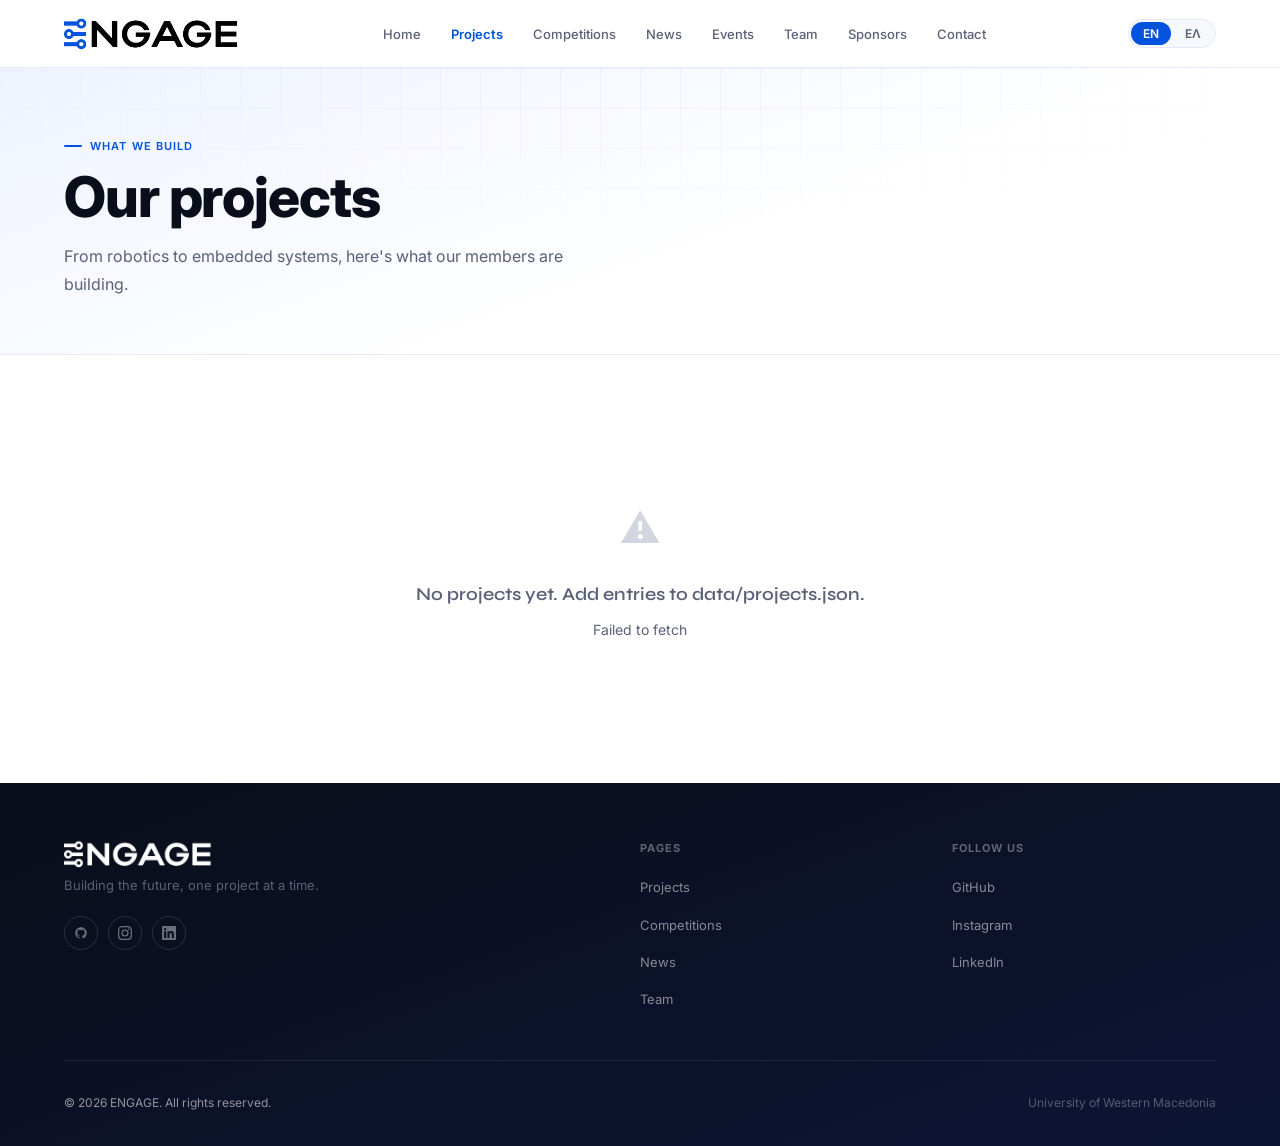
<file: projects.html>
<!DOCTYPE html>
<html lang="en">
<head>
  <meta charset="UTF-8">
  <meta name="viewport" content="width=device-width, initial-scale=1.0">
  <meta name="description" content="ENGAGE Projects | Robotics, embedded systems, and applied technology.">
  <title>Projects | ENGAGE</title>
  <link rel="icon" type="image/svg+xml" href="img/favicon.svg">
  <link rel="stylesheet" href="css/style.css">
</head>
<body>

  <nav class="nav">
    <div class="container nav-inner">
      <a href="index.html" class="nav-logo"><img src="img/logo.png" alt="ENGAGE" class="nav-logo-img"></a>
      <ul class="nav-links">
        <li><a href="index.html"        class="nav-link" data-i18n="nav_home">Home</a></li>
        <li><a href="projects.html"     class="nav-link" data-i18n="nav_projects">Projects</a></li>
        <li><a href="competitions.html" class="nav-link" data-i18n="nav_competitions">Competitions</a></li>
        <li><a href="news.html"         class="nav-link" data-i18n="nav_news">News</a></li>
        <li><a href="events.html"        class="nav-link" data-i18n="nav_events">Events</a></li>
        <li><a href="team.html"         class="nav-link" data-i18n="nav_team">Team</a></li>
        <li><a href="sponsors.html"     class="nav-link" data-i18n="nav_sponsors">Sponsors</a></li>
        <li><a href="contact.html"      class="nav-link" data-i18n="nav_contact">Contact</a></li>
      </ul>
      <div class="nav-right">
        <div class="lang-toggle">
          <button class="lang-btn active" data-lang="en">EN</button>
          <button class="lang-btn" data-lang="el">ΕΛ</button>
        </div>
        <button class="hamburger" id="hamburger" aria-label="Open menu" aria-expanded="false">
          <span class="ham-line"></span><span class="ham-line"></span><span class="ham-line"></span>
        </button>
      </div>
    </div>
  </nav>
  <div class="mobile-drawer" id="mobile-drawer">
    <ul class="mobile-links">
      <li><a href="index.html"        class="mobile-link" data-i18n="nav_home">Home</a></li>
      <li><a href="projects.html"     class="mobile-link" data-i18n="nav_projects">Projects</a></li>
      <li><a href="competitions.html" class="mobile-link" data-i18n="nav_competitions">Competitions</a></li>
      <li><a href="news.html"         class="mobile-link" data-i18n="nav_news">News</a></li>
      <li><a href="events.html"        class="mobile-link" data-i18n="nav_events">Events</a></li>
      <li><a href="team.html"         class="mobile-link" data-i18n="nav_team">Team</a></li>
      <li><a href="sponsors.html"     class="mobile-link" data-i18n="nav_sponsors">Sponsors</a></li>
      <li><a href="contact.html"      class="mobile-link" data-i18n="nav_contact">Contact</a></li>
    </ul>
    <div class="mobile-footer"><div class="lang-toggle"><button class="lang-btn active" data-lang="en">EN</button><button class="lang-btn" data-lang="el">ΕΛ</button></div></div>
  </div>

  <div class="page-hero">
    <div class="container page-hero-content">
      <div class="sec-label" data-i18n="sec_proj_label">What we build</div>
      <h1 data-i18n="proj_page_title">Our projects</h1>
      <p style="margin-top:12px;max-width:520px;" data-i18n="proj_page_sub">From robotics to embedded systems — here's what our members are building.</p>
    </div>
  </div>

  <section class="section">
    <div class="container">
      <div id="projects-container"></div>
    </div>
  </section>

  <footer class="footer">
    <div class="container">
      <div class="footer-grid">
        <div>
          <img src="img/logo_white.png" alt="ENGAGE" class="nav-logo-img">
          <p class="footer-brand-desc" data-i18n="footer_tagline">Building the future, one project at a time.</p>
          <div class="footer-social" style="margin-top:20px;">
            <a href="https://github.com/ENGAGE-Electronics-Team-UOWM" class="footer-social-link" aria-label="GitHub"><svg width="16" height="16" viewBox="0 0 24 24" fill="currentColor" xmlns="http://www.w3.org/2000/svg"><path d="M12 2C6.477 2 2 6.477 2 12c0 4.42 2.865 8.166 6.839 9.489.5.092.682-.217.682-.482 0-.237-.008-.866-.013-1.7-2.782.603-3.369-1.342-3.369-1.342-.454-1.155-1.11-1.462-1.11-1.462-.908-.62.069-.608.069-.608 1.003.07 1.531 1.03 1.531 1.03.892 1.529 2.341 1.087 2.91.832.092-.647.35-1.088.636-1.338-2.22-.253-4.555-1.11-4.555-4.943 0-1.091.39-1.984 1.029-2.683-.103-.253-.446-1.27.098-2.647 0 0 .84-.269 2.75 1.025A9.578 9.578 0 0 1 12 6.836a9.59 9.59 0 0 1 2.504.337c1.909-1.294 2.747-1.025 2.747-1.025.546 1.377.202 2.394.1 2.647.64.699 1.028 1.592 1.028 2.683 0 3.842-2.339 4.687-4.566 4.935.359.309.678.919.678 1.852 0 1.336-.012 2.415-.012 2.743 0 .267.18.578.688.48C19.138 20.163 22 16.418 22 12c0-5.523-4.477-10-10-10z"/></svg></a>
            <a href="https://www.instagram.com/engageuowm" class="footer-social-link" aria-label="Instagram"><svg width="16" height="16" viewBox="0 0 24 24" fill="currentColor" xmlns="http://www.w3.org/2000/svg"><path d="M12 2.163c3.204 0 3.584.012 4.85.07 3.252.148 4.771 1.691 4.919 4.919.058 1.265.069 1.645.069 4.849 0 3.205-.012 3.584-.069 4.849-.149 3.225-1.664 4.771-4.919 4.919-1.266.058-1.644.07-4.85.07-3.204 0-3.584-.012-4.849-.07-3.26-.149-4.771-1.699-4.919-4.92-.058-1.265-.07-1.644-.07-4.849 0-3.204.013-3.583.07-4.849.149-3.227 1.664-4.771 4.919-4.919 1.266-.057 1.645-.069 4.849-.069zM12 0C8.741 0 8.333.014 7.053.072 2.695.272.273 2.69.073 7.052.014 8.333 0 8.741 0 12c0 3.259.014 3.668.072 4.948.2 4.358 2.618 6.78 6.98 6.98C8.333 23.986 8.741 24 12 24c3.259 0 3.668-.014 4.948-.072 4.354-.2 6.782-2.618 6.979-6.98.059-1.28.073-1.689.073-4.948 0-3.259-.014-3.667-.072-4.947-.196-4.354-2.617-6.78-6.979-6.98C15.668.014 15.259 0 12 0zm0 5.838a6.162 6.162 0 1 0 0 12.324 6.162 6.162 0 0 0 0-12.324zM12 16a4 4 0 1 1 0-8 4 4 0 0 1 0 8zm6.406-11.845a1.44 1.44 0 1 0 0 2.881 1.44 1.44 0 0 0 0-2.881z"/></svg></a>
            <a href="#" class="footer-social-link" aria-label="LinkedIn"><svg width="16" height="16" viewBox="0 0 24 24" fill="currentColor" xmlns="http://www.w3.org/2000/svg"><path d="M20.447 20.452h-3.554v-5.569c0-1.328-.027-3.037-1.852-3.037-1.853 0-2.136 1.445-2.136 2.939v5.667H9.351V9h3.414v1.561h.046c.477-.9 1.637-1.85 3.37-1.85 3.601 0 4.267 2.37 4.267 5.455v6.286zM5.337 7.433a2.062 2.062 0 0 1-2.063-2.065 2.064 2.064 0 1 1 2.063 2.065zm1.782 13.019H3.555V9h3.564v11.452zM22.225 0H1.771C.792 0 0 .774 0 1.729v20.542C0 23.227.792 24 1.771 24h20.451C23.2 24 24 23.227 24 22.271V1.729C24 .774 23.2 0 22.222 0h.003z"/></svg></a>
          </div>
        </div>
        <div>
          <div class="footer-col-title" data-i18n="footer_links_title">Pages</div>
          <ul class="footer-links">
            <li><a href="projects.html"     class="footer-link" data-i18n="nav_projects">Projects</a></li>
            <li><a href="competitions.html" class="footer-link" data-i18n="nav_competitions">Competitions</a></li>
            <li><a href="news.html"         class="footer-link" data-i18n="nav_news">News</a></li>
            <li><a href="team.html"         class="footer-link" data-i18n="nav_team">Team</a></li>
          </ul>
        </div>
        <div>
          <div class="footer-col-title" data-i18n="footer_social_title">Follow us</div>
          <ul class="footer-links">
            <li><a href="https://github.com/ENGAGE-Electronics-Team-UOWM" class="footer-link" target="_blank">GitHub</a></li>
            <li><a href="https://www.instagram.com/engageuowm" class="footer-link" target="_blank">Instagram</a></li>
            <li><a href="#" class="footer-link" target="_blank">LinkedIn</a></li>
          </ul>
        </div>
      </div>
      <div class="footer-bottom">
        <span data-i18n="footer_copy">© 2026 ENGAGE. All rights reserved.</span>
        <span class="footer-bottom-right">University of Western Macedonia</span>
      </div>
    </div>
  </footer>

  <script src="js/lang.js"></script>
  <script src="js/github.js"></script>
  <script src="js/content.js"></script>
  <script src="js/nav.js"></script>
  <script>
    document.addEventListener('DOMContentLoaded', () => renderProjectsPage('projects-container'));
    function onLangChange() { renderProjectsPage('projects-container'); }
  </script>
</body>
</html>
</file>
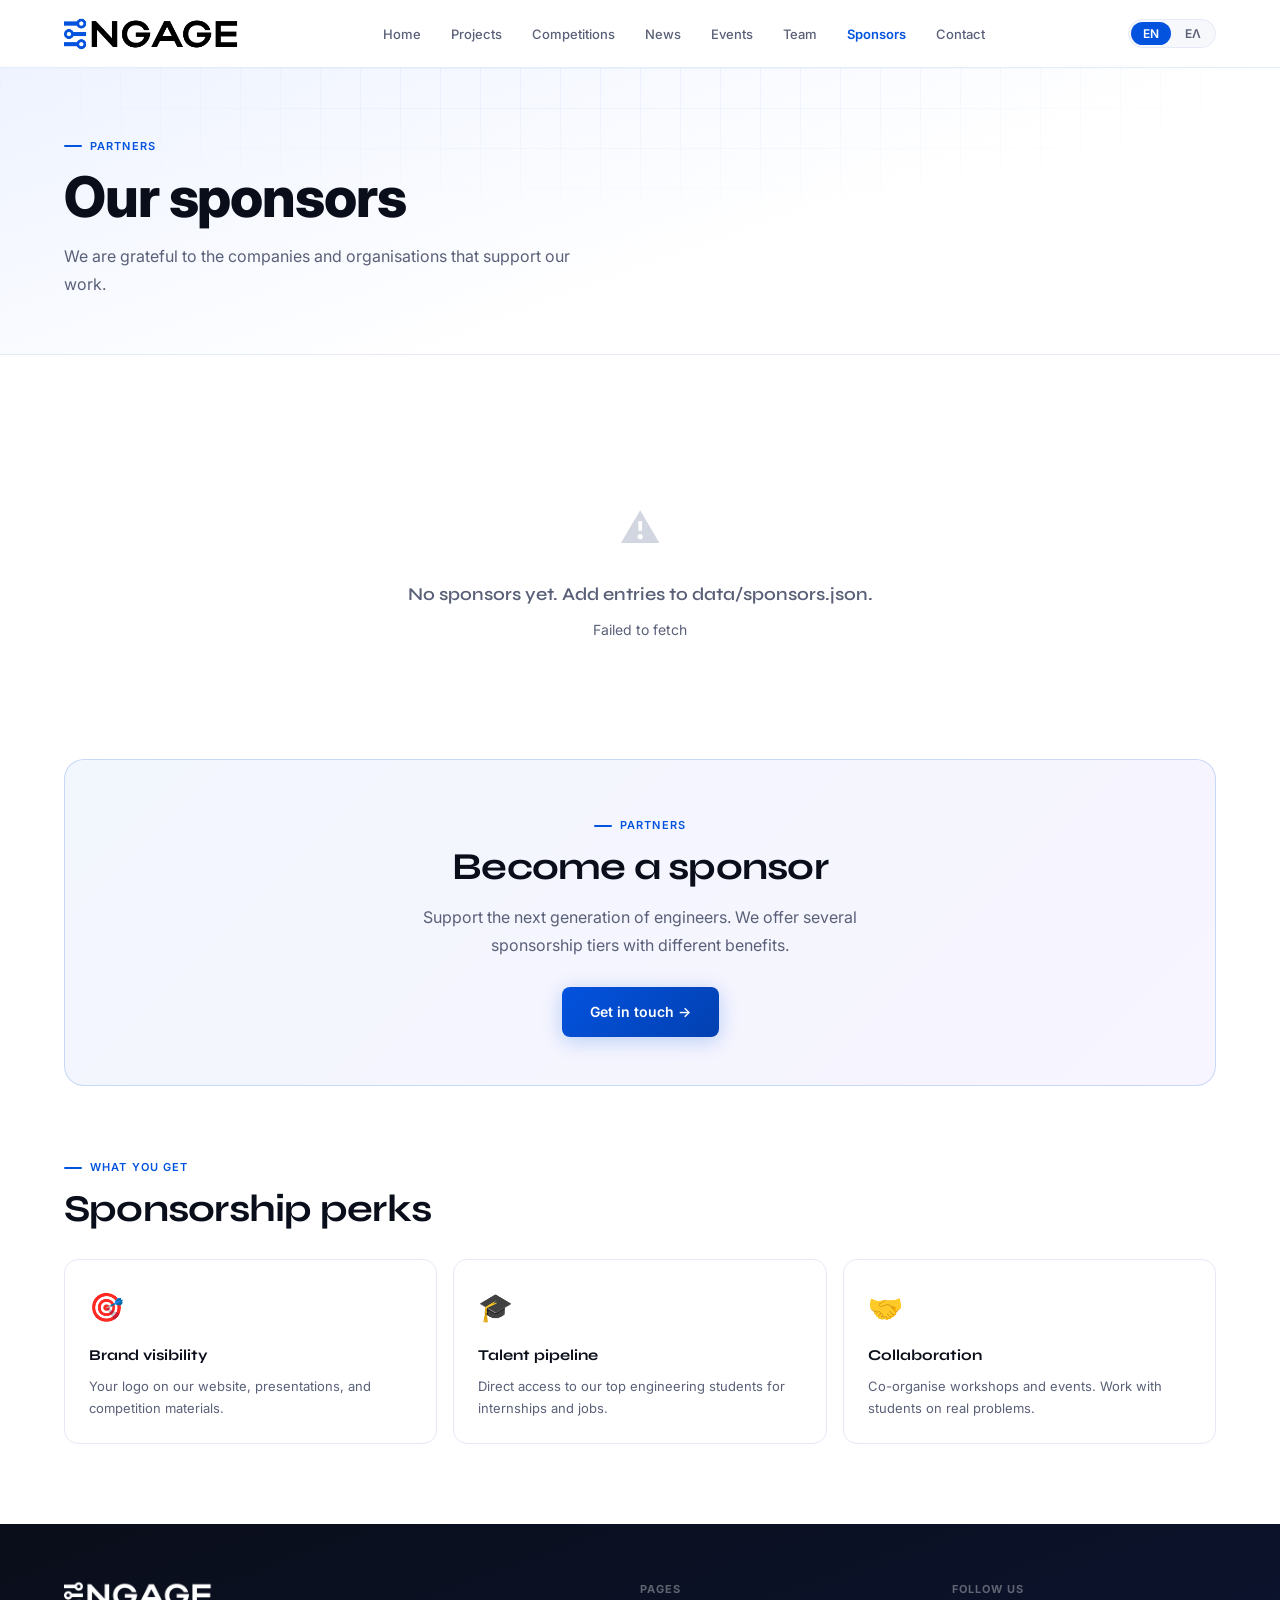
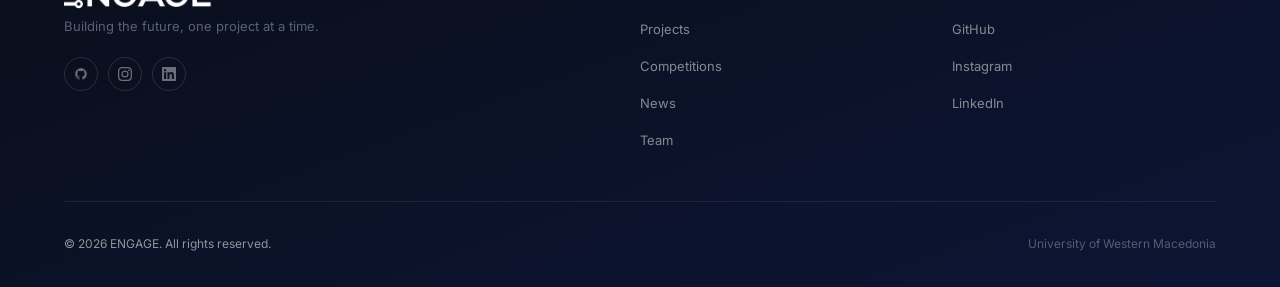
<file: sponsors.html>
<!DOCTYPE html>
<html lang="en">
<head>
  <meta charset="UTF-8">
  <meta name="viewport" content="width=device-width, initial-scale=1.0">
  <meta name="description" content="ENGAGE Sponsors | Our partners and how to become one.">
  <title>Sponsors | ENGAGE</title>
  <link rel="icon" type="image/svg+xml" href="img/favicon.svg">
  <link rel="stylesheet" href="css/style.css">
  <style>
    .tier-section { margin-bottom: 52px; }
    .tier-badge {
      display: inline-flex; align-items: center; gap: 7px;
      font-size: 12px; font-weight: 700; letter-spacing: 0.06em;
      text-transform: uppercase; padding: 5px 14px;
      border-radius: 20px; margin-bottom: 20px;
    }
    .tier-gold   { background: rgba(251,191,36,0.15); color: #b45309; }
    .tier-silver { background: rgba(148,163,184,0.15); color: #475569; }
    .tier-bronze { background: rgba(180,83,9,0.10);   color: #92400e; }
    .tier-dot { width: 8px; height: 8px; border-radius: 50%; flex-shrink: 0; }
    .tier-gold   .tier-dot { background: #f59e0b; }
    .tier-silver .tier-dot { background: #94a3b8; }
    .tier-bronze .tier-dot { background: #b45309; }
    .cta-box {
      background: linear-gradient(135deg, rgba(3,83,223,0.05), rgba(99,51,255,0.05));
      border: 1.5px solid rgba(3,83,223,0.18);
      border-radius: 20px;
      padding: 48px 40px;
      text-align: center;
      margin-top: 56px;
    }
    .cta-box h2 { margin-bottom: 14px; }
    .cta-box p  { max-width: 480px; margin: 0 auto 28px; }
    .perks-grid {
      display: grid;
      grid-template-columns: repeat(3, minmax(0,1fr));
      gap: 16px;
      margin-top: 28px;
    }
    .perk-card {
      background: var(--bg);
      border: 1px solid var(--border-solid);
      border-radius: var(--radius);
      padding: 24px;
    }
    .perk-icon  { font-size: 28px; margin-bottom: 12px; }
    .perk-title { font-family: var(--font-display); font-size: 15px; font-weight: 700; color: var(--text); margin-bottom: 6px; }
    .perk-desc  { font-size: 13px; color: var(--text-muted); }
    .sponsor-card { display: flex; align-items: center; justify-content: center; text-decoration: none; }
    @media (max-width: 640px) {
      .perks-grid { grid-template-columns: 1fr; }
      .cta-box    { padding: 32px 20px; }
    }
  </style>
</head>
<body>

  <nav class="nav">
    <div class="container nav-inner">
      <a href="index.html" class="nav-logo"><img src="img/logo.png" alt="ENGAGE" class="nav-logo-img"></a>
      <ul class="nav-links">
        <li><a href="index.html"        class="nav-link" data-i18n="nav_home">Home</a></li>
        <li><a href="projects.html"     class="nav-link" data-i18n="nav_projects">Projects</a></li>
        <li><a href="competitions.html" class="nav-link" data-i18n="nav_competitions">Competitions</a></li>
        <li><a href="news.html"         class="nav-link" data-i18n="nav_news">News</a></li>
        <li><a href="events.html"        class="nav-link" data-i18n="nav_events">Events</a></li>
        <li><a href="team.html"         class="nav-link" data-i18n="nav_team">Team</a></li>
        <li><a href="sponsors.html"     class="nav-link" data-i18n="nav_sponsors">Sponsors</a></li>
        <li><a href="contact.html"      class="nav-link" data-i18n="nav_contact">Contact</a></li>
      </ul>
      <div class="nav-right">
        <div class="lang-toggle">
          <button class="lang-btn active" data-lang="en">EN</button>
          <button class="lang-btn" data-lang="el">ΕΛ</button>
        </div>
        <button class="hamburger" id="hamburger" aria-label="Open menu" aria-expanded="false">
          <span class="ham-line"></span><span class="ham-line"></span><span class="ham-line"></span>
        </button>
      </div>
    </div>
  </nav>

  <div class="mobile-drawer" id="mobile-drawer">
    <ul class="mobile-links">
      <li><a href="index.html"        class="mobile-link" data-i18n="nav_home">Home</a></li>
      <li><a href="projects.html"     class="mobile-link" data-i18n="nav_projects">Projects</a></li>
      <li><a href="competitions.html" class="mobile-link" data-i18n="nav_competitions">Competitions</a></li>
      <li><a href="news.html"         class="mobile-link" data-i18n="nav_news">News</a></li>
      <li><a href="events.html"        class="mobile-link" data-i18n="nav_events">Events</a></li>
      <li><a href="team.html"         class="mobile-link" data-i18n="nav_team">Team</a></li>
      <li><a href="sponsors.html"     class="mobile-link" data-i18n="nav_sponsors">Sponsors</a></li>
      <li><a href="contact.html"      class="mobile-link" data-i18n="nav_contact">Contact</a></li>
    </ul>
    <div class="mobile-footer">
      <div class="lang-toggle">
        <button class="lang-btn active" data-lang="en">EN</button>
        <button class="lang-btn" data-lang="el">ΕΛ</button>
      </div>
    </div>
  </div>

  <div class="page-hero">
    <div class="container page-hero-content">
      <div class="sec-label" data-i18n="sec_spon_label">Partners</div>
      <h1 data-i18n="spon_page_title">Our sponsors</h1>
      <p style="margin-top:12px;max-width:520px;" data-i18n="spon_page_sub">We are grateful to the companies and organisations that support our work.</p>
    </div>
  </div>

  <section class="section">
    <div class="container">

      <div id="sponsors-container"></div>

      <div class="cta-box reveal">
        <div class="sec-label" style="justify-content:center;" data-i18n="sec_spon_label">Partners</div>
        <h2 data-i18n="spon_cta_title">Become a sponsor</h2>
        <p data-i18n="spon_cta_sub">Support the next generation of engineers. We offer several sponsorship tiers with different benefits.</p>
        <a href="contact.html#sponsor" class="btn btn-primary" data-i18n="spon_cta_btn">Get in touch →</a>
      </div>

      <div class="reveal" style="margin-top:64px;">
        <div class="sec-label" data-i18n="spon_perks_label">What you get</div>
        <h2 style="margin-bottom:0;" data-i18n="spon_perks_title">Sponsorship perks</h2>
        <div class="perks-grid">
          <div class="perk-card">
            <div class="perk-icon">🎯</div>
            <div class="perk-title" data-i18n="spon_perk_vis_title">Brand visibility</div>
            <div class="perk-desc"  data-i18n="spon_perk_vis_desc">Your logo on our website, presentations, and competition materials.</div>
          </div>
          <div class="perk-card">
            <div class="perk-icon">🎓</div>
            <div class="perk-title" data-i18n="spon_perk_tal_title">Talent pipeline</div>
            <div class="perk-desc"  data-i18n="spon_perk_tal_desc">Direct access to our top engineering students for internships and jobs.</div>
          </div>
          <div class="perk-card">
            <div class="perk-icon">🤝</div>
            <div class="perk-title" data-i18n="spon_perk_col_title">Collaboration</div>
            <div class="perk-desc"  data-i18n="spon_perk_col_desc">Co-organise workshops and events. Work with students on real problems.</div>
          </div>
        </div>
      </div>

    </div>
  </section>

  <footer class="footer">
    <div class="container">
      <div class="footer-grid">
        <div>
          <img src="img/logo_white.png" alt="ENGAGE" class="nav-logo-img">
          <p class="footer-brand-desc" data-i18n="footer_tagline">Building the future, one project at a time.</p>
          <div class="footer-social" style="margin-top:20px;">
            <a href="https://github.com/ENGAGE-Electronics-Team-UOWM" class="footer-social-link" aria-label="GitHub"><svg width="16" height="16" viewBox="0 0 24 24" fill="currentColor" xmlns="http://www.w3.org/2000/svg"><path d="M12 2C6.477 2 2 6.477 2 12c0 4.42 2.865 8.166 6.839 9.489.5.092.682-.217.682-.482 0-.237-.008-.866-.013-1.7-2.782.603-3.369-1.342-3.369-1.342-.454-1.155-1.11-1.462-1.11-1.462-.908-.62.069-.608.069-.608 1.003.07 1.531 1.03 1.531 1.03.892 1.529 2.341 1.087 2.91.832.092-.647.35-1.088.636-1.338-2.22-.253-4.555-1.11-4.555-4.943 0-1.091.39-1.984 1.029-2.683-.103-.253-.446-1.27.098-2.647 0 0 .84-.269 2.75 1.025A9.578 9.578 0 0 1 12 6.836a9.59 9.59 0 0 1 2.504.337c1.909-1.294 2.747-1.025 2.747-1.025.546 1.377.202 2.394.1 2.647.64.699 1.028 1.592 1.028 2.683 0 3.842-2.339 4.687-4.566 4.935.359.309.678.919.678 1.852 0 1.336-.012 2.415-.012 2.743 0 .267.18.578.688.48C19.138 20.163 22 16.418 22 12c0-5.523-4.477-10-10-10z"/></svg></a>
            <a href="https://www.instagram.com/engageuowm" class="footer-social-link" aria-label="Instagram"><svg width="16" height="16" viewBox="0 0 24 24" fill="currentColor" xmlns="http://www.w3.org/2000/svg"><path d="M12 2.163c3.204 0 3.584.012 4.85.07 3.252.148 4.771 1.691 4.919 4.919.058 1.265.069 1.645.069 4.849 0 3.205-.012 3.584-.069 4.849-.149 3.225-1.664 4.771-4.919 4.919-1.266.058-1.644.07-4.85.07-3.204 0-3.584-.012-4.849-.07-3.26-.149-4.771-1.699-4.919-4.92-.058-1.265-.07-1.644-.07-4.849 0-3.204.013-3.583.07-4.849.149-3.227 1.664-4.771 4.919-4.919 1.266-.057 1.645-.069 4.849-.069zM12 0C8.741 0 8.333.014 7.053.072 2.695.272.273 2.69.073 7.052.014 8.333 0 8.741 0 12c0 3.259.014 3.668.072 4.948.2 4.358 2.618 6.78 6.98 6.98C8.333 23.986 8.741 24 12 24c3.259 0 3.668-.014 4.948-.072 4.354-.2 6.782-2.618 6.979-6.98.059-1.28.073-1.689.073-4.948 0-3.259-.014-3.667-.072-4.947-.196-4.354-2.617-6.78-6.979-6.98C15.668.014 15.259 0 12 0zm0 5.838a6.162 6.162 0 1 0 0 12.324 6.162 6.162 0 0 0 0-12.324zM12 16a4 4 0 1 1 0-8 4 4 0 0 1 0 8zm6.406-11.845a1.44 1.44 0 1 0 0 2.881 1.44 1.44 0 0 0 0-2.881z"/></svg></a>
            <a href="#" class="footer-social-link" aria-label="LinkedIn"><svg width="16" height="16" viewBox="0 0 24 24" fill="currentColor" xmlns="http://www.w3.org/2000/svg"><path d="M20.447 20.452h-3.554v-5.569c0-1.328-.027-3.037-1.852-3.037-1.853 0-2.136 1.445-2.136 2.939v5.667H9.351V9h3.414v1.561h.046c.477-.9 1.637-1.85 3.37-1.85 3.601 0 4.267 2.37 4.267 5.455v6.286zM5.337 7.433a2.062 2.062 0 0 1-2.063-2.065 2.064 2.064 0 1 1 2.063 2.065zm1.782 13.019H3.555V9h3.564v11.452zM22.225 0H1.771C.792 0 0 .774 0 1.729v20.542C0 23.227.792 24 1.771 24h20.451C23.2 24 24 23.227 24 22.271V1.729C24 .774 23.2 0 22.222 0h.003z"/></svg></a>
          </div>
        </div>
        <div>
          <div class="footer-col-title" data-i18n="footer_links_title">Pages</div>
          <ul class="footer-links">
            <li><a href="projects.html"     class="footer-link" data-i18n="nav_projects">Projects</a></li>
            <li><a href="competitions.html" class="footer-link" data-i18n="nav_competitions">Competitions</a></li>
            <li><a href="news.html"         class="footer-link" data-i18n="nav_news">News</a></li>
            <li><a href="team.html"         class="footer-link" data-i18n="nav_team">Team</a></li>
          </ul>
        </div>
        <div>
          <div class="footer-col-title" data-i18n="footer_social_title">Follow us</div>
          <ul class="footer-links">
            <li><a href="https://github.com/ENGAGE-Electronics-Team-UOWM" class="footer-link" target="_blank">GitHub</a></li>
            <li><a href="https://www.instagram.com/engageuowm" class="footer-link" target="_blank">Instagram</a></li>
            <li><a href="#" class="footer-link" target="_blank">LinkedIn</a></li>
          </ul>
        </div>
      </div>
      <div class="footer-bottom">
        <span data-i18n="footer_copy">© 2026 ENGAGE. All rights reserved.</span>
        <span class="footer-bottom-right">University of Western Macedonia</span>
      </div>
    </div>
  </footer>

  <script src="js/lang.js"></script>
  <script src="js/github.js"></script>
  <script src="js/content.js"></script>
  <script src="js/nav.js"></script>
  <script>
    document.addEventListener('DOMContentLoaded', () => renderSponsorsPage('sponsors-container'));
    function onLangChange() { renderSponsorsPage('sponsors-container'); }
  </script>
</body>
</html>
</file>
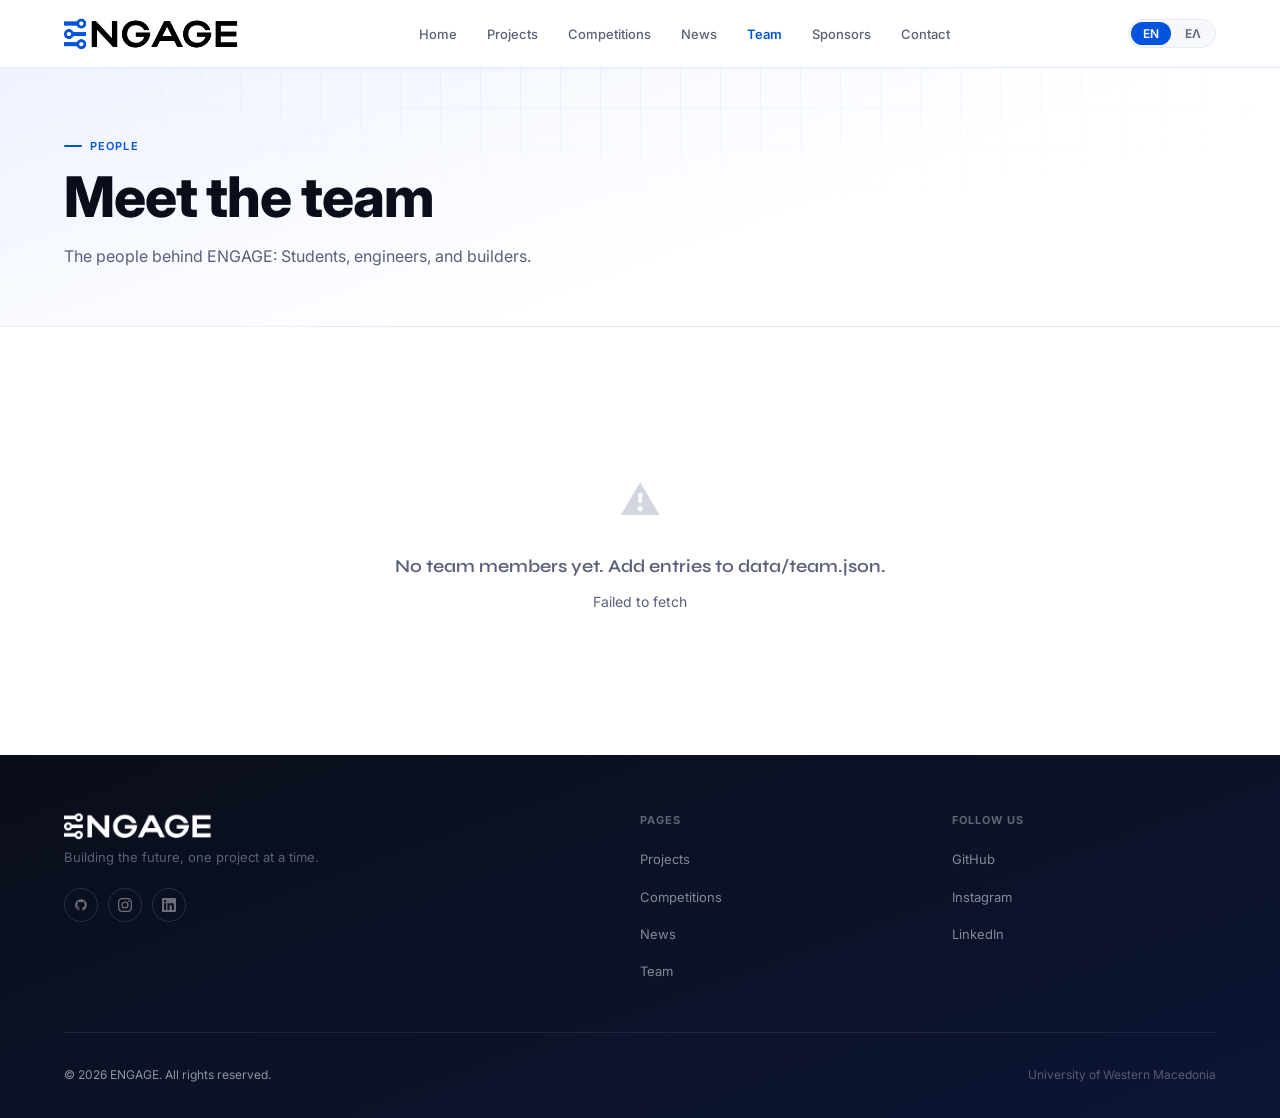
<file: team.html>
<!DOCTYPE html>
<html lang="en">
<head>
  <meta charset="UTF-8">
  <meta name="viewport" content="width=device-width, initial-scale=1.0">
  <meta name="description" content="ENGAGE Team | Meet the people behind the club.">
  <title>Team | ENGAGE</title>
  <link rel="icon" type="image/svg+xml" href="img/favicon.svg">
  <link rel="stylesheet" href="css/style.css">
</head>
<body>

  <nav class="nav">
    <div class="container nav-inner">
      <a href="index.html" class="nav-logo"><img src="img/logo.png" alt="ENGAGE" class="nav-logo-img"></a>
      <ul class="nav-links">
        <li><a href="index.html"        class="nav-link" data-i18n="nav_home">Home</a></li>
        <li><a href="projects.html"     class="nav-link" data-i18n="nav_projects">Projects</a></li>
        <li><a href="competitions.html" class="nav-link" data-i18n="nav_competitions">Competitions</a></li>
        <li><a href="news.html"         class="nav-link" data-i18n="nav_news">News</a></li>
        <li><a href="team.html"         class="nav-link" data-i18n="nav_team">Team</a></li>
        <li><a href="sponsors.html"     class="nav-link" data-i18n="nav_sponsors">Sponsors</a></li>
        <li><a href="contact.html"      class="nav-link" data-i18n="nav_contact">Contact</a></li>
      </ul>
      <div class="nav-right">
        <div class="lang-toggle">
          <button class="lang-btn active" data-lang="en">EN</button>
          <button class="lang-btn" data-lang="el">ΕΛ</button>
        </div>
        <button class="hamburger" id="hamburger" aria-label="Open menu" aria-expanded="false">
          <span class="ham-line"></span><span class="ham-line"></span><span class="ham-line"></span>
        </button>
      </div>
    </div>
  </nav>
  <div class="mobile-drawer" id="mobile-drawer">
    <ul class="mobile-links">
      <li><a href="index.html"        class="mobile-link" data-i18n="nav_home">Home</a></li>
      <li><a href="projects.html"     class="mobile-link" data-i18n="nav_projects">Projects</a></li>
      <li><a href="competitions.html" class="mobile-link" data-i18n="nav_competitions">Competitions</a></li>
      <li><a href="news.html"         class="mobile-link" data-i18n="nav_news">News</a></li>
      <li><a href="team.html"         class="mobile-link" data-i18n="nav_team">Team</a></li>
      <li><a href="sponsors.html"     class="mobile-link" data-i18n="nav_sponsors">Sponsors</a></li>
      <li><a href="contact.html"      class="mobile-link" data-i18n="nav_contact">Contact</a></li>
    </ul>
    <div class="mobile-footer"><div class="lang-toggle"><button class="lang-btn active" data-lang="en">EN</button><button class="lang-btn" data-lang="el">ΕΛ</button></div></div>
  </div>

  <div class="page-hero">
    <div class="container page-hero-content">
      <div class="sec-label" data-i18n="sec_team_label">People</div>
      <h1 data-i18n="team_page_title">Meet the team</h1>
      <p style="margin-top:12px;max-width:520px;" data-i18n="team_page_sub">The people behind ENGAGE — students, engineers, and builders.</p>
    </div>
  </div>

  <section class="section">
    <div class="container">
      <div id="team-container"></div>
    </div>
  </section>

  <footer class="footer">
    <div class="container">
      <div class="footer-grid">
        <div>
          <img src="img/logo_white.png" alt="ENGAGE" class="nav-logo-img">
          <p class="footer-brand-desc" data-i18n="footer_tagline">Building the future, one project at a time.</p>
          <div class="footer-social" style="margin-top:20px;">
            <a href="https://github.com/ENGAGE-Electronics-Team-UOWM" class="footer-social-link" aria-label="GitHub"><svg width="16" height="16" viewBox="0 0 24 24" fill="currentColor" xmlns="http://www.w3.org/2000/svg"><path d="M12 2C6.477 2 2 6.477 2 12c0 4.42 2.865 8.166 6.839 9.489.5.092.682-.217.682-.482 0-.237-.008-.866-.013-1.7-2.782.603-3.369-1.342-3.369-1.342-.454-1.155-1.11-1.462-1.11-1.462-.908-.62.069-.608.069-.608 1.003.07 1.531 1.03 1.531 1.03.892 1.529 2.341 1.087 2.91.832.092-.647.35-1.088.636-1.338-2.22-.253-4.555-1.11-4.555-4.943 0-1.091.39-1.984 1.029-2.683-.103-.253-.446-1.27.098-2.647 0 0 .84-.269 2.75 1.025A9.578 9.578 0 0 1 12 6.836a9.59 9.59 0 0 1 2.504.337c1.909-1.294 2.747-1.025 2.747-1.025.546 1.377.202 2.394.1 2.647.64.699 1.028 1.592 1.028 2.683 0 3.842-2.339 4.687-4.566 4.935.359.309.678.919.678 1.852 0 1.336-.012 2.415-.012 2.743 0 .267.18.578.688.48C19.138 20.163 22 16.418 22 12c0-5.523-4.477-10-10-10z"/></svg></a>
            <a href="https://www.instagram.com/engageuowm" class="footer-social-link" aria-label="Instagram"><svg width="16" height="16" viewBox="0 0 24 24" fill="currentColor" xmlns="http://www.w3.org/2000/svg"><path d="M12 2.163c3.204 0 3.584.012 4.85.07 3.252.148 4.771 1.691 4.919 4.919.058 1.265.069 1.645.069 4.849 0 3.205-.012 3.584-.069 4.849-.149 3.225-1.664 4.771-4.919 4.919-1.266.058-1.644.07-4.85.07-3.204 0-3.584-.012-4.849-.07-3.26-.149-4.771-1.699-4.919-4.92-.058-1.265-.07-1.644-.07-4.849 0-3.204.013-3.583.07-4.849.149-3.227 1.664-4.771 4.919-4.919 1.266-.057 1.645-.069 4.849-.069zM12 0C8.741 0 8.333.014 7.053.072 2.695.272.273 2.69.073 7.052.014 8.333 0 8.741 0 12c0 3.259.014 3.668.072 4.948.2 4.358 2.618 6.78 6.98 6.98C8.333 23.986 8.741 24 12 24c3.259 0 3.668-.014 4.948-.072 4.354-.2 6.782-2.618 6.979-6.98.059-1.28.073-1.689.073-4.948 0-3.259-.014-3.667-.072-4.947-.196-4.354-2.617-6.78-6.979-6.98C15.668.014 15.259 0 12 0zm0 5.838a6.162 6.162 0 1 0 0 12.324 6.162 6.162 0 0 0 0-12.324zM12 16a4 4 0 1 1 0-8 4 4 0 0 1 0 8zm6.406-11.845a1.44 1.44 0 1 0 0 2.881 1.44 1.44 0 0 0 0-2.881z"/></svg></a>
            <a href="#" class="footer-social-link" aria-label="LinkedIn"><svg width="16" height="16" viewBox="0 0 24 24" fill="currentColor" xmlns="http://www.w3.org/2000/svg"><path d="M20.447 20.452h-3.554v-5.569c0-1.328-.027-3.037-1.852-3.037-1.853 0-2.136 1.445-2.136 2.939v5.667H9.351V9h3.414v1.561h.046c.477-.9 1.637-1.85 3.37-1.85 3.601 0 4.267 2.37 4.267 5.455v6.286zM5.337 7.433a2.062 2.062 0 0 1-2.063-2.065 2.064 2.064 0 1 1 2.063 2.065zm1.782 13.019H3.555V9h3.564v11.452zM22.225 0H1.771C.792 0 0 .774 0 1.729v20.542C0 23.227.792 24 1.771 24h20.451C23.2 24 24 23.227 24 22.271V1.729C24 .774 23.2 0 22.222 0h.003z"/></svg></a>
          </div>
        </div>
        <div>
          <div class="footer-col-title" data-i18n="footer_links_title">Pages</div>
          <ul class="footer-links">
            <li><a href="projects.html"     class="footer-link" data-i18n="nav_projects">Projects</a></li>
            <li><a href="competitions.html" class="footer-link" data-i18n="nav_competitions">Competitions</a></li>
            <li><a href="news.html"         class="footer-link" data-i18n="nav_news">News</a></li>
            <li><a href="team.html"         class="footer-link" data-i18n="nav_team">Team</a></li>
          </ul>
        </div>
        <div>
          <div class="footer-col-title" data-i18n="footer_social_title">Follow us</div>
          <ul class="footer-links">
            <li><a href="https://github.com/ENGAGE-Electronics-Team-UOWM" class="footer-link" target="_blank">GitHub</a></li>
            <li><a href="https://www.instagram.com/engageuowm" class="footer-link" target="_blank">Instagram</a></li>
            <li><a href="#" class="footer-link" target="_blank">LinkedIn</a></li>
          </ul>
        </div>
      </div>
      <div class="footer-bottom">
        <span data-i18n="footer_copy">© 2026 ENGAGE. All rights reserved.</span>
        <span class="footer-bottom-right">University of Western Macedonia</span>
      </div>
    </div>
  </footer>

  <script src="js/lang.js"></script>
  <script src="js/github.js"></script>
  <script src="js/content.js"></script>
  <script src="js/nav.js"></script>
  <script>
    document.addEventListener('DOMContentLoaded', () => renderTeamPage('team-container'));
    function onLangChange() { renderTeamPage('team-container'); }
  </script>
</body>
</html>
</file>
<file: css/style.css>
@import url('https://fonts.googleapis.com/css2?family=Syne:wght@400;500;600;700;800&family=Inter:ital,wght@0,300;0,400;0,500;0,600;1,400&family=Noto+Sans:ital,wght@0,300;0,400;0,500;0,600;0,700;1,400&display=swap');

/* ── Variables ─────────────────────────────────────────────── */
:root {
  --accent:       #0353df;
  --accent-dark:  #0240b0;
  --accent-dim:   rgba(3, 83, 223, 0.10);
  --accent-glow:  rgba(3, 83, 223, 0.25);
  --purple:       #6333ff;
  --text:         #0a0e1a;
  --text-muted:   #5a6078;
  --text-faint:   #9099b2;
  --bg:           #ffffff;
  --bg-soft:      #f7f8fc;
  --bg-blue:      #f0f5ff;
  --border:       rgba(3, 83, 223, 0.10);
  --border-solid: #e4e9f5;
  --radius-sm:    8px;
  --radius:       14px;
  --radius-lg:    20px;
  --nav-h:        68px;
  --max-w:        1200px;
  --font-display: 'Syne', sans-serif;
  --font-body:    'Inter', 'Noto Sans', sans-serif;
  --shadow-sm:    0 2px 12px rgba(3,83,223,0.08);
  --shadow:       0 8px 32px rgba(3,83,223,0.12);
  --shadow-lg:    0 20px 60px rgba(3,83,223,0.18);
  --transition:   0.22s cubic-bezier(0.4,0,0.2,1);
}

/* ── Reset ─────────────────────────────────────────────────── */
*, *::before, *::after { box-sizing: border-box; margin: 0; padding: 0; }
html { scroll-behavior: smooth; -webkit-text-size-adjust: 100%; }
body {
  font-family: var(--font-body);
  font-size: 16px;
  line-height: 1.7;
  color: var(--text);
  background: var(--bg);
  overflow-x: hidden;
}
img { max-width: 100%; display: block; }
a { color: inherit; text-decoration: none; }
button { cursor: pointer; font-family: var(--font-body); border: none; background: none; }
ul { list-style: none; }

/* ── Typography ────────────────────────────────────────────── */
h1{
  line-height: 1.15;
  letter-spacing: -0.02em;
  color: var(--text);
}
h2, h3, h4, h5 {
  font-family: var(--font-display);
  line-height: 1.15;
  letter-spacing: -0.02em;
  color: var(--text);
}
h1 { font-size: clamp(32px, 5vw, 56px); font-weight: 800; }
h2 { font-size: clamp(24px, 3.5vw, 38px); font-weight: 700; }
h3 { font-size: clamp(18px, 2.5vw, 22px); font-weight: 600; }
h4 { font-size: 16px; font-weight: 600; }
p  { color: var(--text-muted); line-height: 1.75; }

/* ── Layout helpers ────────────────────────────────────────── */
.container {
  width: 100%;
  max-width: var(--max-w);
  margin: 0 auto;
  padding: 0 24px;
}
.section { padding: 80px 0; }
.section-sm { padding: 56px 0; }
@media (max-width: 768px) {
  .section { padding: 56px 0; }
  .section-sm { padding: 40px 0; }
}

/* ── Section headers ───────────────────────────────────────── */
.sec-label {
  display: inline-flex;
  align-items: center;
  gap: 8px;
  font-family: var(--font-body);
  font-size: 11px;
  font-weight: 600;
  letter-spacing: 0.10em;
  text-transform: uppercase;
  color: var(--accent);
  margin-bottom: 10px;
}
.sec-label::before {
  content: '';
  width: 18px; height: 2px;
  background: var(--accent);
  border-radius: 2px;
  flex-shrink: 0;
}
.sec-header {
  display: flex;
  justify-content: space-between;
  align-items: flex-end;
  margin-bottom: 36px;
  gap: 16px;
}
.sec-link {
  font-size: 13px;
  font-weight: 600;
  color: var(--accent);
  white-space: nowrap;
  transition: opacity var(--transition);
}
.sec-link:hover { opacity: 0.7; }

/* ── Buttons ───────────────────────────────────────────────── */
.btn {
  display: inline-flex;
  align-items: center;
  gap: 8px;
  padding: 13px 28px;
  border-radius: var(--radius-sm);
  font-family: var(--font-body);
  font-size: 14px;
  font-weight: 600;
  transition: all var(--transition);
  white-space: nowrap;
}
.btn-primary {
  background: linear-gradient(135deg, var(--accent), var(--accent-dark));
  color: #fff;
  box-shadow: 0 4px 20px var(--accent-glow);
}
.btn-primary:hover {
  transform: translateY(-2px);
  box-shadow: 0 8px 32px var(--accent-glow);
}
.btn-secondary {
  background: var(--bg);
  color: var(--text);
  border: 1px solid var(--border-solid);
}
.btn-secondary:hover {
  background: var(--bg-soft);
  border-color: var(--accent);
  color: var(--accent);
}
.btn-outline {
  background: transparent;
  color: var(--accent);
  border: 1.5px solid var(--accent);
}
.btn-outline:hover {
  background: var(--accent);
  color: #fff;
}

/* ── Badges / Tags ─────────────────────────────────────────── */
.badge {
  display: inline-flex;
  align-items: center;
  gap: 5px;
  font-size: 11px;
  font-weight: 600;
  padding: 4px 12px;
  border-radius: 20px;
}
.badge-blue     { background: rgba(3,83,223,0.10); color: var(--accent); }
.badge-green    { background: rgba(22,163,74,0.10); color: #16a34a; }
.badge-gray     { background: #f1f5f9; color: #64748b; }
.badge-purple   { background: rgba(99,51,255,0.10); color: var(--purple); }
.tag {
  display: inline-block;
  font-size: 11px;
  font-weight: 500;
  padding: 3px 10px;
  border-radius: 20px;
  background: rgba(3,83,223,0.08);
  color: var(--accent-dark);
}

/* ── GitHub source chip ────────────────────────────────────── */
.gh-chip {
  display: inline-flex;
  align-items: center;
  gap: 6px;
  background: var(--bg-soft);
  border: 1px solid var(--border-solid);
  border-radius: 20px;
  padding: 3px 10px;
  font-size: 11px;
  color: var(--text-faint);
  margin-bottom: 8px;
}
.gh-dot {
  width: 6px; height: 6px;
  border-radius: 50%;
  background: #3fb950;
  flex-shrink: 0;
}

/* ── Cards ─────────────────────────────────────────────────── */
.card {
  background: var(--bg);
  border: 1px solid var(--border-solid);
  border-radius: var(--radius);
  padding: 24px;
  transition: transform var(--transition), box-shadow var(--transition), border-color var(--transition);
}
.card:hover {
  transform: translateY(-4px);
  box-shadow: var(--shadow);
  border-color: rgba(3,83,223,0.2);
}
.card-accent-top {
  position: relative;
  overflow: hidden;
}
.card-accent-top::before {
  content: '';
  position: absolute;
  top: 0; left: 0; right: 0;
  height: 3px;
  background: linear-gradient(90deg, var(--accent), var(--purple));
}

/* ── Nav ───────────────────────────────────────────────────── */
.nav {
  position: sticky;
  top: 0;
  z-index: 1000;
  height: var(--nav-h);
  background: rgba(255,255,255,0.88);
  backdrop-filter: blur(16px);
  -webkit-backdrop-filter: blur(16px);
  border-bottom: 1px solid var(--border);
}
.nav-inner {
  display: flex;
  align-items: center;
  justify-content: space-between;
  height: 100%;
}
.nav-logo {
  display: flex;
  align-items: center;
  gap: 10px;
  text-decoration: none;
}
.nav-logo-img {
  height: 36px;
  width: auto;
}
.nav-logo-text {
  font-family: var(--font-display);
  font-size: 18px;
  font-weight: 800;
  color: var(--text);
  letter-spacing: -0.03em;
}
.nav-links {
  display: flex;
  align-items: center;
  gap: 6px;
}
.nav-link {
  font-size: 13px;
  font-weight: 500;
  color: var(--text-muted);
  padding: 6px 12px;
  border-radius: var(--radius-sm);
  transition: all var(--transition);
}
.nav-link:hover { color: var(--accent); background: var(--accent-dim); }
.nav-link.active { color: var(--accent); font-weight: 600; }
.nav-right {
  display: flex;
  align-items: center;
  gap: 12px;
}

/* Language toggle */
.lang-toggle {
  display: flex;
  align-items: center;
  background: var(--bg-soft);
  border: 1px solid var(--border-solid);
  border-radius: 20px;
  overflow: hidden;
  padding: 2px;
  gap: 2px;
}
.lang-btn {
  padding: 4px 12px;
  font-size: 12px;
  font-weight: 600;
  border-radius: 16px;
  color: var(--text-muted);
  transition: all var(--transition);
}
.lang-btn.active { background: var(--accent); color: #fff; }

/* Hamburger */
.hamburger {
  display: none;
  flex-direction: column;
  justify-content: center;
  align-items: center;
  width: 40px; height: 40px;
  border-radius: var(--radius-sm);
  border: 1px solid var(--border-solid);
  background: var(--bg);
  gap: 5px;
  transition: all var(--transition);
  z-index: 1100;
}
.hamburger:hover { border-color: var(--accent); }
.ham-line {
  width: 18px; height: 1.5px;
  background: var(--text);
  border-radius: 2px;
  transition: all var(--transition);
  transform-origin: center;
}
.hamburger.open .ham-line:nth-child(1) { transform: translateY(6.5px) rotate(45deg); }
.hamburger.open .ham-line:nth-child(2) { opacity: 0; transform: scaleX(0); }
.hamburger.open .ham-line:nth-child(3) { transform: translateY(-6.5px) rotate(-45deg); }

/* Mobile drawer */
.mobile-drawer {
  display: none;
  position: fixed;
  top: var(--nav-h);
  left: 0; right: 0;
  background: rgba(255,255,255,0.97);
  backdrop-filter: blur(20px);
  -webkit-backdrop-filter: blur(20px);
  border-bottom: 1px solid var(--border-solid);
  z-index: 999;
  padding: 20px 24px 28px;
  transform: translateY(-8px);
  opacity: 0;
  transition: opacity 0.22s ease, transform 0.22s ease;
  pointer-events: none;
}
.mobile-drawer.open {
  opacity: 1;
  transform: translateY(0);
  pointer-events: all;
}
.mobile-drawer .mobile-links {
  display: flex;
  flex-direction: column;
  gap: 0;
  margin-bottom: 20px;
}
.mobile-drawer .mobile-link {
  font-size: 16px;
  font-weight: 500;
  color: var(--text-muted);
  padding: 11px 12px;
  border-radius: var(--radius-sm);
  transition: all var(--transition);
  display: block;
}
.mobile-drawer .mobile-link:hover,
.mobile-drawer .mobile-link.active {
  color: var(--accent);
  background: var(--accent-dim);
}
.mobile-drawer .mobile-footer {
  border-top: 1px solid var(--border-solid);
  padding-top: 16px;
  display: flex;
  align-items: center;
  justify-content: space-between;
}

/* ── Hero ──────────────────────────────────────────────────── */
.hero {
  position: relative;
  overflow: hidden;
  background: linear-gradient(160deg, #eef3ff 0%, var(--bg) 45%, #f5f0ff 100%);
  padding: 100px 0 90px;
}
.hero-bg-grid {
  position: absolute; inset: 0;
  background-image:
    linear-gradient(rgba(3,83,223,0.055) 1px, transparent 1px),
    linear-gradient(90deg, rgba(3,83,223,0.055) 1px, transparent 1px);
  background-size: 44px 44px;
  mask-image: radial-gradient(ellipse 85% 85% at 50% 0%, black 20%, transparent 75%);
  -webkit-mask-image: radial-gradient(ellipse 85% 85% at 50% 0%, black 20%, transparent 75%);
  pointer-events: none;
}
.hero-orb {
  position: absolute;
  border-radius: 50%;
  pointer-events: none;
  filter: blur(1px);
}
.hero-orb-1 {
  top: -120px; right: -80px;
  width: 500px; height: 500px;
  background: radial-gradient(circle, rgba(3,83,223,0.13) 0%, transparent 65%);
}
.hero-orb-2 {
  bottom: -80px; left: 5%;
  width: 360px; height: 360px;
  background: radial-gradient(circle, rgba(99,51,255,0.09) 0%, transparent 65%);
}
.hero-content { position: relative; z-index: 1; }
.hero-badge {
  display: inline-flex;
  align-items: center;
  gap: 8px;
  background: rgba(3,83,223,0.07);
  border: 1px solid rgba(3,83,223,0.18);
  border-radius: 20px;
  padding: 6px 14px;
  font-size: 12px;
  font-weight: 600;
  color: var(--accent);
  margin-bottom: 26px;
}
.pulse-dot {
  width: 7px; height: 7px;
  border-radius: 50%;
  background: var(--accent);
  animation: pulse 2s ease infinite;
}
@keyframes pulse {
  0%, 100% { opacity: 1; transform: scale(1); }
  50% { opacity: 0.4; transform: scale(0.75); }
}
.hero-title { margin-bottom: 20px; max-width: 680px; }
.hero-title .titleText {
  color: #0353de;
}
h1.hero-title .titleText {
  color: #0353de;
}
.hero-sub {
  font-size: 17px;
  max-width: 520px;
  margin-bottom: 36px;
  line-height: 1.75;
}
.hero-btns {
  display: flex;
  gap: 12px;
  flex-wrap: wrap;
  margin-bottom: 0;
}
.hero-stats {
  display: flex;
  gap: 0;
  border: 1px solid var(--border-solid);
  border-radius: var(--radius);
  background: rgba(255,255,255,0.85);
  backdrop-filter: blur(10px);
  overflow: hidden;
  max-width: 560px;
}
.hero-stat {
  flex: 1;
  padding: 20px;
  text-align: center;
  border-right: 1px solid var(--border-solid);
}
.hero-stat:last-child { border-right: none; }
.hero-stat-n {
  font-family: var(--font-display);
  font-size: 26px;
  font-weight: 800;
  color: var(--accent);
  letter-spacing: -0.04em;
}
.hero-stat-l {
  font-size: 11px;
  font-weight: 500;
  color: var(--text-faint);
  margin-top: 2px;
}

/* ── News cards ────────────────────────────────────────────── */
.news-grid {
  display: grid;
  grid-template-columns: repeat(3, minmax(0,1fr));
  gap: 16px;
}
.news-card {
  display: flex;
  flex-direction: column;
}
.news-type {
  font-size: 10px;
  font-weight: 700;
  letter-spacing: 0.08em;
  text-transform: uppercase;
  color: var(--accent);
  margin-bottom: 10px;
}
.news-title {
  font-family: var(--font-display);
  font-size: 15px;
  font-weight: 600;
  color: var(--text);
  line-height: 1.4;
  margin-bottom: 12px;
  flex: 1;
}
.news-meta {
  font-size: 12px;
  color: var(--text-faint);
}
.news-body {
  font-size: 14px;
  color: var(--text-muted);
  line-height: 1.65;
  margin-top: 12px;
}

/* ── Project cards ─────────────────────────────────────────── */
.proj-grid {
  display: grid;
  grid-template-columns: repeat(2, minmax(0,1fr));
  gap: 16px;
}
.proj-card { display: flex; gap: 18px; align-items: flex-start; }
.proj-icon {
  width: 46px; height: 46px;
  border-radius: 12px;
  flex-shrink: 0;
  background: linear-gradient(135deg, rgba(3,83,223,0.10), rgba(99,51,255,0.10));
  display: flex; align-items: center; justify-content: center;
  font-size: 22px;
}
.proj-name {
  font-family: var(--font-display);
  font-size: 15px;
  font-weight: 700;
  color: var(--text);
  margin-bottom: 6px;
}
.proj-desc {
  font-size: 13px;
  color: var(--text-muted);
  line-height: 1.6;
}
.proj-tags { display: flex; gap: 5px; flex-wrap: wrap; margin-top: 10px; }
.proj-status {
  display: flex;
  align-items: center;
  gap: 8px;
  margin-top: 10px;
  font-size: 12px;
  color: var(--text-faint);
}

/* ── Competition rows ──────────────────────────────────────── */
.comp-list { display: flex; flex-direction: column; gap: 8px; }
.comp-row {
  display: flex;
  align-items: center;
  justify-content: space-between;
  padding: 18px 22px;
  background: var(--bg);
  border: 1px solid var(--border-solid);
  border-radius: var(--radius-sm);
  gap: 16px;
  transition: transform var(--transition), border-color var(--transition), box-shadow var(--transition);
}
.comp-row:hover {
  transform: translateX(4px);
  border-color: rgba(3,83,223,0.2);
  box-shadow: var(--shadow-sm);
}
.comp-name {
  font-family: var(--font-display);
  font-size: 15px;
  font-weight: 600;
  color: var(--text);
}
.comp-sub {
  font-size: 12px;
  color: var(--text-faint);
  margin-top: 3px;
}

/* ── Sponsors ──────────────────────────────────────────────── */
.sponsor-tiers { display: flex; flex-direction: column; gap: 40px; }
.tier-title {
  font-size: 12px;
  font-weight: 600;
  letter-spacing: 0.08em;
  text-transform: uppercase;
  color: var(--text-faint);
  margin-bottom: 16px;
}
.sponsor-grid {
  display: flex;
  flex-wrap: wrap;
  gap: 12px;
}
.sponsor-card {
  display: flex;
  align-items: center;
  justify-content: center;
  border: 1px solid var(--border-solid);
  border-radius: var(--radius-sm);
  padding: 20px 32px;
  background: var(--bg);
  transition: all var(--transition);
  min-width: 140px;
  flex: 1;
}
.sponsor-card:hover {
  border-color: var(--accent);
  box-shadow: var(--shadow-sm);
}
.sponsor-card img { max-height: 40px; width: auto; filter: grayscale(100%); opacity: 0.6; transition: all var(--transition); }
.sponsor-card:hover img { filter: none; opacity: 1; }
.sponsor-card-name { font-size: 15px; font-weight: 600; color: var(--text-muted); }
.sponsor-cta {
  border: 1.5px dashed rgba(3,83,223,0.28);
  background: linear-gradient(135deg, rgba(3,83,223,0.03), rgba(99,51,255,0.03));
  color: var(--accent);
  font-size: 13px;
  font-weight: 600;
}
.sponsor-cta:hover { background: var(--accent-dim); border-color: var(--accent); }

/* ── Team ──────────────────────────────────────────────────── */
.team-grid {
  display: grid;
  grid-template-columns: repeat(4, minmax(0,1fr));
  gap: 16px;
}
.team-card { text-align: center; padding: 28px 20px; }
.team-avatar {
  width: 64px; height: 64px;
  border-radius: 50%;
  margin: 0 auto 14px;
  overflow: hidden;
  background: linear-gradient(135deg, var(--accent), var(--purple));
  display: flex; align-items: center; justify-content: center;
  font-family: var(--font-display);
  font-size: 18px;
  font-weight: 700;
  color: #fff;
}
.team-avatar img { width: 100%; height: 100%; object-fit: cover; }
.team-name { font-family: var(--font-display); font-size: 15px; font-weight: 700; color: var(--text); }
.team-role { font-size: 12px; color: var(--text-faint); margin-top: 4px; }
.team-social { display: flex; justify-content: center; gap: 8px; margin-top: 10px; }
.team-social a {
  width: 28px; height: 28px;
  border-radius: 50%;
  border: 1px solid var(--border-solid);
  display: flex; align-items: center; justify-content: center;
  font-size: 12px;
  color: var(--text-faint);
  transition: all var(--transition);
}
.team-social a:hover { border-color: var(--accent); color: var(--accent); }

/* ── Contact / Forms ───────────────────────────────────────── */
.form-group { margin-bottom: 20px; }
.form-label {
  display: block;
  font-size: 13px;
  font-weight: 600;
  color: var(--text);
  margin-bottom: 7px;
}
.form-input,
.form-textarea,
.form-select {
  width: 100%;
  padding: 12px 16px;
  font-family: var(--font-body);
  font-size: 14px;
  color: var(--text);
  background: var(--bg);
  border: 1px solid var(--border-solid);
  border-radius: var(--radius-sm);
  transition: border-color var(--transition), box-shadow var(--transition);
  appearance: none;
  outline: none;
}
.form-input:focus,
.form-textarea:focus,
.form-select:focus {
  border-color: var(--accent);
  box-shadow: 0 0 0 3px rgba(3,83,223,0.12);
}
.form-textarea { resize: vertical; min-height: 130px; }
.form-select { background-image: url("data:image/svg+xml,%3Csvg xmlns='http://www.w3.org/2000/svg' width='12' height='12' viewBox='0 0 12 12'%3E%3Cpath fill='%235a6078' d='M6 8L1 3h10z'/%3E%3C/svg%3E"); background-repeat: no-repeat; background-position: right 14px center; padding-right: 40px; }
.form-hint { font-size: 12px; color: var(--text-faint); margin-top: 5px; }
.form-grid { display: grid; grid-template-columns: 1fr 1fr; gap: 16px; }
.form-success {
  display: none;
  padding: 16px 20px;
  background: rgba(22,163,74,0.08);
  border: 1px solid rgba(22,163,74,0.2);
  border-radius: var(--radius-sm);
  color: #15803d;
  font-size: 14px;
  font-weight: 500;
  margin-top: 16px;
}
.form-error {
  display: none;
  padding: 16px 20px;
  background: rgba(220,38,38,0.07);
  border: 1px solid rgba(220,38,38,0.18);
  border-radius: var(--radius-sm);
  color: #dc2626;
  font-size: 14px;
  margin-top: 16px;
}

/* ── Page hero (inner pages) ───────────────────────────────── */
.page-hero {
  background: linear-gradient(160deg, #eef3ff 0%, #fff 60%);
  padding: 60px 0 56px;
  border-bottom: 1px solid var(--border-solid);
  position: relative;
  overflow: hidden;
}
.page-hero::before {
  content: '';
  position: absolute; inset: 0;
  background-image:
    linear-gradient(rgba(3,83,223,0.05) 1px, transparent 1px),
    linear-gradient(90deg, rgba(3,83,223,0.05) 1px, transparent 1px);
  background-size: 40px 40px;
  mask-image: radial-gradient(ellipse 80% 80% at 50% 0%, black 10%, transparent 70%);
  -webkit-mask-image: radial-gradient(ellipse 80% 80% at 50% 0%, black 10%, transparent 70%);
  pointer-events: none;
}
.page-hero-content { position: relative; z-index: 1; }

/* ── Footer ────────────────────────────────────────────────── */
.footer {
  background: linear-gradient(160deg, #0a0e1a 0%, #0d1535 100%);
  color: rgba(255,255,255,0.55);
  padding: 56px 0 32px;
}
.footer-grid {
  display: grid;
  grid-template-columns: 2fr 1fr 1fr;
  gap: 48px;
  padding-bottom: 48px;
  border-bottom: 1px solid rgba(255,255,255,0.08);
  margin-bottom: 32px;
}
.footer-brand-name {
  font-family: var(--font-display);
  font-size: 20px;
  font-weight: 800;
  color: #fff;
  margin: 16px 0 10px;
  letter-spacing: -0.03em;
}
.footer-brand-desc { font-size: 13px; line-height: 1.65; max-width: 260px; }
.footer-col-title {
  font-size: 11px;
  font-weight: 700;
  letter-spacing: 0.09em;
  text-transform: uppercase;
  color: rgba(255,255,255,0.35);
  margin-bottom: 16px;
}
.footer-links { display: flex; flex-direction: column; gap: 10px; }
.footer-link {
  font-size: 13px;
  color: rgba(255,255,255,0.5);
  transition: color var(--transition);
}
.footer-link:hover { color: #fff; }
.footer-bottom {
  display: flex;
  justify-content: space-between;
  align-items: center;
  font-size: 12px;
  gap: 16px;
  flex-wrap: wrap;
}
.footer-bottom-right {
  color: rgba(255,255,255,0.3);
  font-size: 12px;
  margin-left: auto;
}
.footer-social { display: flex; gap: 10px; }
.footer-social-link {
  width: 34px; height: 34px;
  border-radius: 50%;
  border: 1px solid rgba(255,255,255,0.12);
  display: flex; align-items: center; justify-content: center;
  font-size: 14px;
  color: rgba(255,255,255,0.4);
  transition: all var(--transition);
}
.footer-social-link:hover {
  border-color: var(--accent);
  color: var(--accent);
}
.footer-logo-img { height: 32px; width: auto; }

/* ── Loading states ────────────────────────────────────────── */
.loading-grid {
  display: grid;
  gap: 16px;
}
.skeleton {
  background: linear-gradient(90deg, #f0f0f0 25%, #e8e8e8 50%, #f0f0f0 75%);
  background-size: 200% 100%;
  animation: shimmer 1.5s infinite;
  border-radius: var(--radius-sm);
}
@keyframes shimmer { 0% { background-position: 200% 0; } 100% { background-position: -200% 0; } }
.skeleton-card { height: 160px; border-radius: var(--radius); }
.skeleton-row { height: 64px; border-radius: var(--radius-sm); }

/* ── Empty / error states ──────────────────────────────────── */
.empty-state {
  text-align: center;
  padding: 60px 20px;
  color: var(--text-faint);
}
.empty-state-icon { font-size: 40px; margin-bottom: 16px; opacity: 0.4; }
.empty-state-title { font-family: var(--font-display); font-size: 18px; font-weight: 600; color: var(--text-muted); margin-bottom: 8px; }
.empty-state-sub { font-size: 14px; }

/* ── Scroll reveal animations ──────────────────────────────── */
.reveal {
  opacity: 0;
  transform: translateY(28px);
  transition: opacity 0.55s cubic-bezier(0.4,0,0.2,1), transform 0.55s cubic-bezier(0.4,0,0.2,1);
}
.reveal.in { opacity: 1; transform: translateY(0); }
.reveal-delay-1 { transition-delay: 0.08s; }
.reveal-delay-2 { transition-delay: 0.16s; }
.reveal-delay-3 { transition-delay: 0.24s; }

/* ── Page transition ───────────────────────────────────────── */
.page-fade {
  animation: pageFadeIn 0.35s ease forwards;
}
@keyframes pageFadeIn { from { opacity: 0; } to { opacity: 1; } }

/* ── Greek language font overrides ─────────────────────────── */
:lang(el) .hero-title,
:lang(el) h1,
:lang(el) h2 {
  font-family: var(--font-body);
  letter-spacing: -0.01em;
}

/* ── Divider ───────────────────────────────────────────────── */
.divider { border: none; border-top: 1px solid var(--border-solid); }

/* ── Utility ───────────────────────────────────────────────── */
.text-accent { color: var(--accent); }
.text-muted  { color: var(--text-muted); }
.text-center { text-align: center; }
.mt-8  { margin-top: 8px; }
.mt-16 { margin-top: 16px; }
.mt-24 { margin-top: 24px; }
.mt-32 { margin-top: 32px; }
.mb-8  { margin-bottom: 8px; }
.mb-16 { margin-bottom: 16px; }
.mb-24 { margin-bottom: 24px; }
.flex  { display: flex; }
.flex-center { display: flex; align-items: center; justify-content: center; }
.gap-8  { gap: 8px; }
.gap-12 { gap: 12px; }
.gap-16 { gap: 16px; }
.hidden { display: none !important; }

/* ── Responsive ────────────────────────────────────────────── */

/* Tablet */
@media (max-width: 1024px) {
  .nav-links { gap: 2px; }
  .nav-link { font-size: 12px; padding: 6px 9px; }
  .news-grid { grid-template-columns: repeat(2, minmax(0,1fr)); }
  .team-grid { grid-template-columns: repeat(3, minmax(0,1fr)); }
  .footer-grid { grid-template-columns: 1fr 1fr 1fr; gap: 32px; }
}

/* Mobile nav breakpoint */
@media (max-width: 860px) {
  .nav-links { display: none; }
  .hamburger { display: flex; }
  .mobile-drawer { display: block; }
}

/* Mobile */
@media (max-width: 640px) {
  :root { --nav-h: 60px; }
  .container { padding: 0 16px; }
  h1 { font-size: 30px; }
  h2 { font-size: 24px; }
  .hero { padding: 60px 0 56px; }
  .hero-stats {
    flex-wrap: wrap;
    max-width: 100%;
  }
  .hero-stat {
    flex: 1 1 45%;
    border-right: none;
    border-bottom: 1px solid var(--border-solid);
  }
  .hero-stat:nth-child(odd) { border-right: 1px solid var(--border-solid); }
  .hero-stat:nth-last-child(-n+2) { border-bottom: none; }
  .hero-btns { flex-direction: column; }
  .btn { width: 100%; justify-content: center; }
  .news-grid { grid-template-columns: 1fr; }
  .proj-grid { grid-template-columns: 1fr; }
  .team-grid { grid-template-columns: repeat(2, minmax(0,1fr)); }
  .form-grid { grid-template-columns: 1fr; }
  .footer-grid { grid-template-columns: 1fr; gap: 28px; }
  .footer-bottom { flex-direction: column; text-align: center; }
  .sec-header { flex-direction: column; align-items: flex-start; gap: 8px; }
  .comp-row { flex-direction: column; align-items: flex-start; gap: 10px; }
  .hero-badge { font-size: 11px; }
}

/* Very small screens */
@media (max-width: 380px) {
  .team-grid { grid-template-columns: 1fr; }
  .hero-stat { flex: 1 1 100%; border-right: none !important; }
}

/* ── Social icons ──────────────────────────────────────────── */
.social-icon {
  width: 16px; height: 16px;
  display: block;
  fill: currentColor;
}
.footer-social-link svg,
.team-social a svg {
  width: 14px; height: 14px;
  fill: currentColor;
}

/* ── Sponsor logo display ──────────────────────────────────── */
.sponsor-card-logo {
  max-height: 44px;
  width: auto;
  max-width: 140px;
  object-fit: contain;
  filter: grayscale(100%);
  opacity: 0.65;
  transition: all var(--transition);
}
.sponsor-card:hover .sponsor-card-logo {
  filter: none;
  opacity: 1;
}

/* ── News card image support ───────────────────────────────── */
.news-card { padding: 0 !important; overflow: hidden; }
.news-card-img {
  width: 100%;
  height: 180px;
  background-size: cover;
  background-position: center;
  background-color: var(--bg-soft);
  flex-shrink: 0;
}
.news-card-body {
  padding: 22px 22px 20px;
  flex: 1;
  display: flex;
  flex-direction: column;
}
.news-card:hover { transform: translateY(-4px); }

/* ── News overlay ──────────────────────────────────────────── */
.news-overlay {
  position: fixed;
  inset: 0;
  z-index: 2000;
  display: flex;
  align-items: flex-start;
  justify-content: center;
  padding: var(--nav-h) 16px 32px;
  opacity: 0;
  transition: opacity 0.25s ease;
  overflow-y: auto;
}
.news-overlay.open { opacity: 1; }
.news-overlay-backdrop {
  position: fixed;
  inset: 0;
  background: rgba(10, 14, 26, 0.72);
  backdrop-filter: blur(6px);
  -webkit-backdrop-filter: blur(6px);
  z-index: -1;
}
.news-overlay-panel {
  background: var(--bg);
  border-radius: var(--radius-lg);
  box-shadow: var(--shadow-lg);
  width: 100%;
  max-width: 720px;
  overflow: hidden;
  transform: translateY(24px);
  transition: transform 0.3s cubic-bezier(0.4,0,0.2,1);
  position: relative;
  margin: auto;
}
.news-overlay.open .news-overlay-panel { transform: translateY(0); }
.news-overlay-close {
  position: absolute;
  top: 16px;
  right: 16px;
  width: 36px;
  height: 36px;
  border-radius: 50%;
  background: rgba(10,14,26,0.45);
  color: #fff;
  font-size: 20px;
  display: flex;
  align-items: center;
  justify-content: center;
  z-index: 10;
  transition: background var(--transition);
  line-height: 1;
}
.news-overlay-close:hover { background: rgba(10,14,26,0.75); }
.news-overlay-img {
  width: 100%;
  height: 260px;
  background-size: cover;
  background-position: center;
  background-color: var(--bg-soft);
}
.news-overlay-content {
  padding: 32px 36px 36px;
}
.news-overlay-meta {
  display: flex;
  align-items: center;
  gap: 12px;
  margin-bottom: 14px;
}
.news-overlay-date {
  font-size: 13px;
  color: var(--text-faint);
}
.news-overlay-title {
  font-size: clamp(20px, 3vw, 28px);
  font-weight: 700;
  color: var(--text);
  line-height: 1.25;
  margin-bottom: 24px;
  letter-spacing: -0.02em;
}
.news-overlay-body {
  font-size: 15px;
  line-height: 1.8;
  color: var(--text-muted);
}
.news-overlay-body p { margin-bottom: 16px; }
.news-overlay-body p:last-child { margin-bottom: 0; }
.news-overlay-list {
  padding-left: 20px;
  margin-bottom: 16px;
  list-style: disc;
}
.news-overlay-list li {
  margin-bottom: 6px;
  color: var(--text-muted);
  font-size: 15px;
  line-height: 1.75;
}
.news-overlay-links {
  margin-top: 28px;
  padding-top: 24px;
  border-top: 1px solid var(--border-solid);
}
.news-overlay-links-title {
  font-size: 11px;
  font-weight: 700;
  letter-spacing: 0.09em;
  text-transform: uppercase;
  color: var(--text-faint);
  margin-bottom: 12px;
}
.news-overlay-link {
  display: inline-block;
  font-size: 14px;
  font-weight: 600;
  color: var(--accent);
  margin-right: 20px;
  transition: opacity var(--transition);
}
.news-overlay-link:hover { opacity: 0.7; }
.news-overlay-back {
  display: inline-flex;
  align-items: center;
  gap: 6px;
  margin-top: 32px;
  font-size: 13px;
  font-weight: 600;
  color: var(--text-muted);
  padding: 10px 18px;
  border: 1px solid var(--border-solid);
  border-radius: var(--radius-sm);
  transition: all var(--transition);
}
.news-overlay-back:hover {
  color: var(--accent);
  border-color: var(--accent);
  background: var(--accent-dim);
}

@media (max-width: 640px) {
  .news-overlay { padding: var(--nav-h) 0 0; align-items: flex-end; }
  .news-overlay-panel {
    border-bottom-left-radius: 0;
    border-bottom-right-radius: 0;
    max-width: 100%;
    width: 100%;
  }
  .news-overlay-img { height: 200px; }
  .news-overlay-content { padding: 24px 20px 32px; }
  .news-overlay.open .news-overlay-panel { transform: translateY(0); }
  .news-overlay-panel { transform: translateY(100%); }
}
</file>
